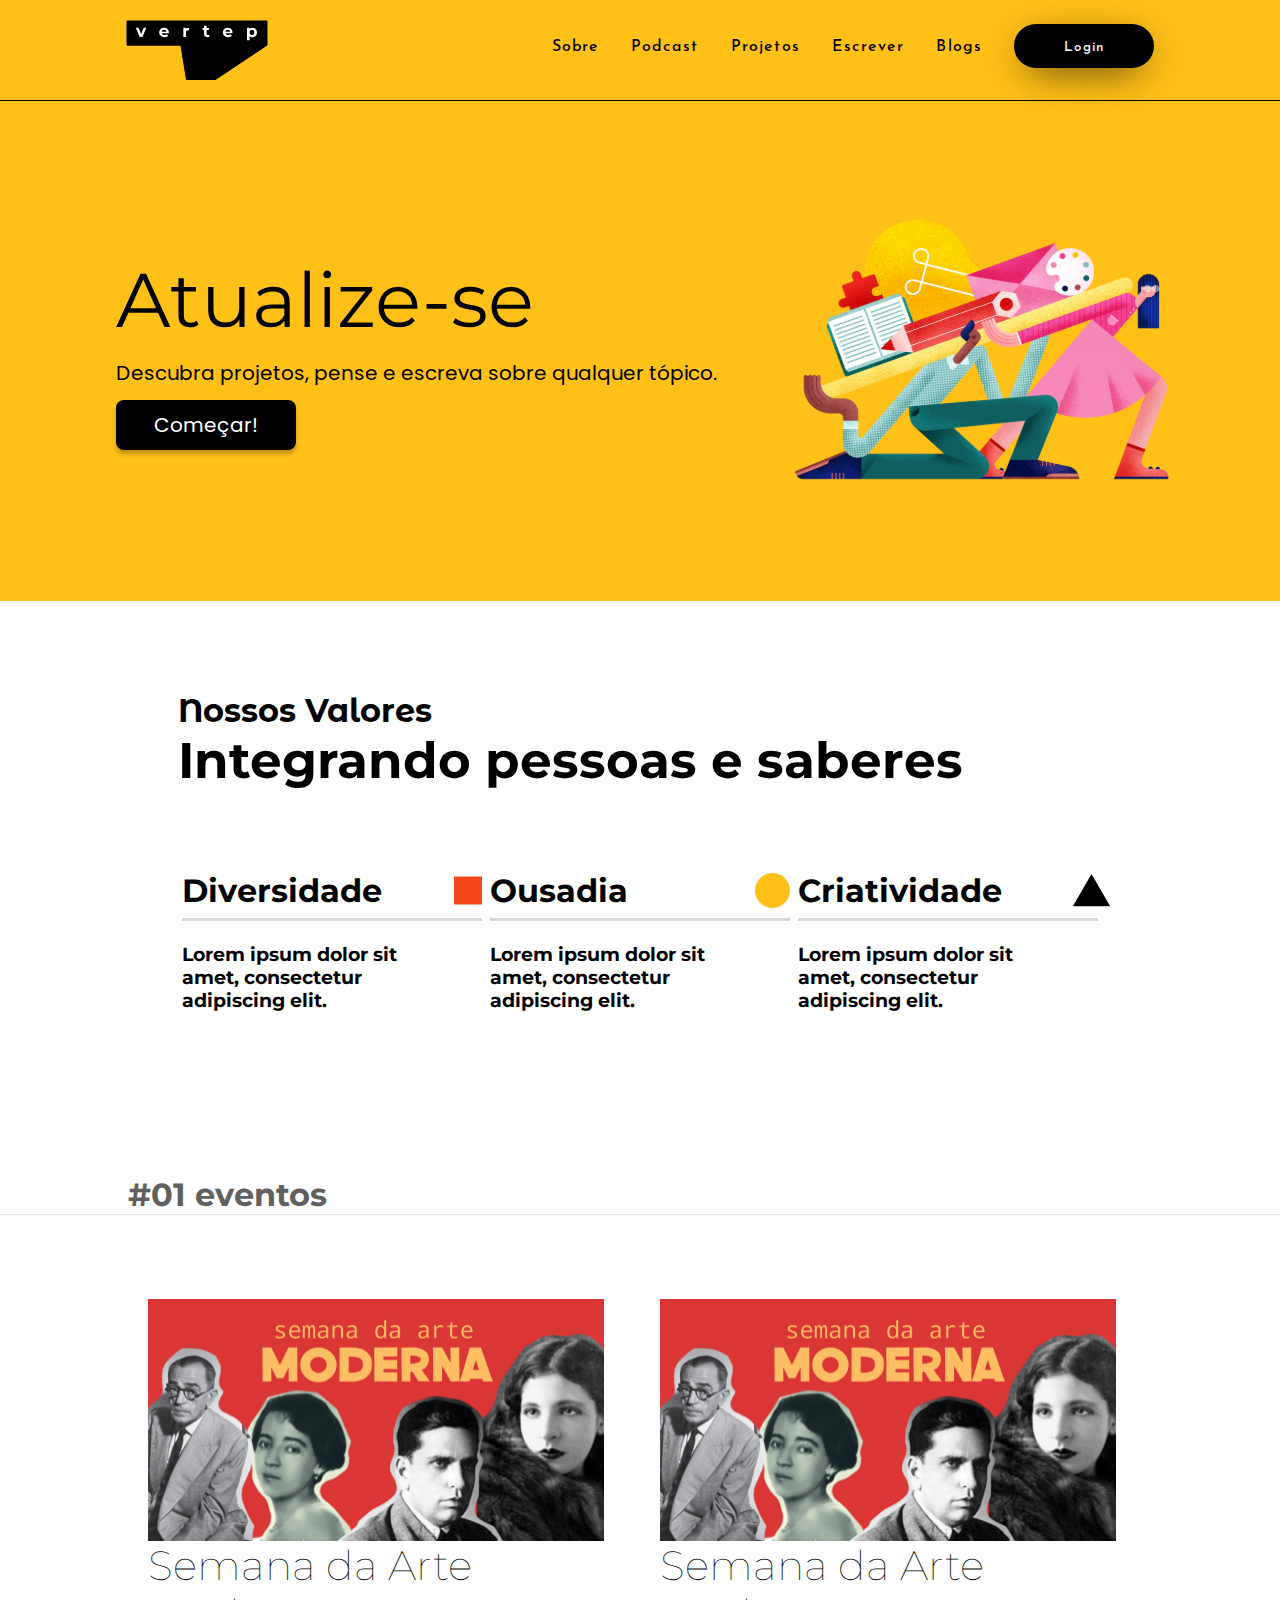
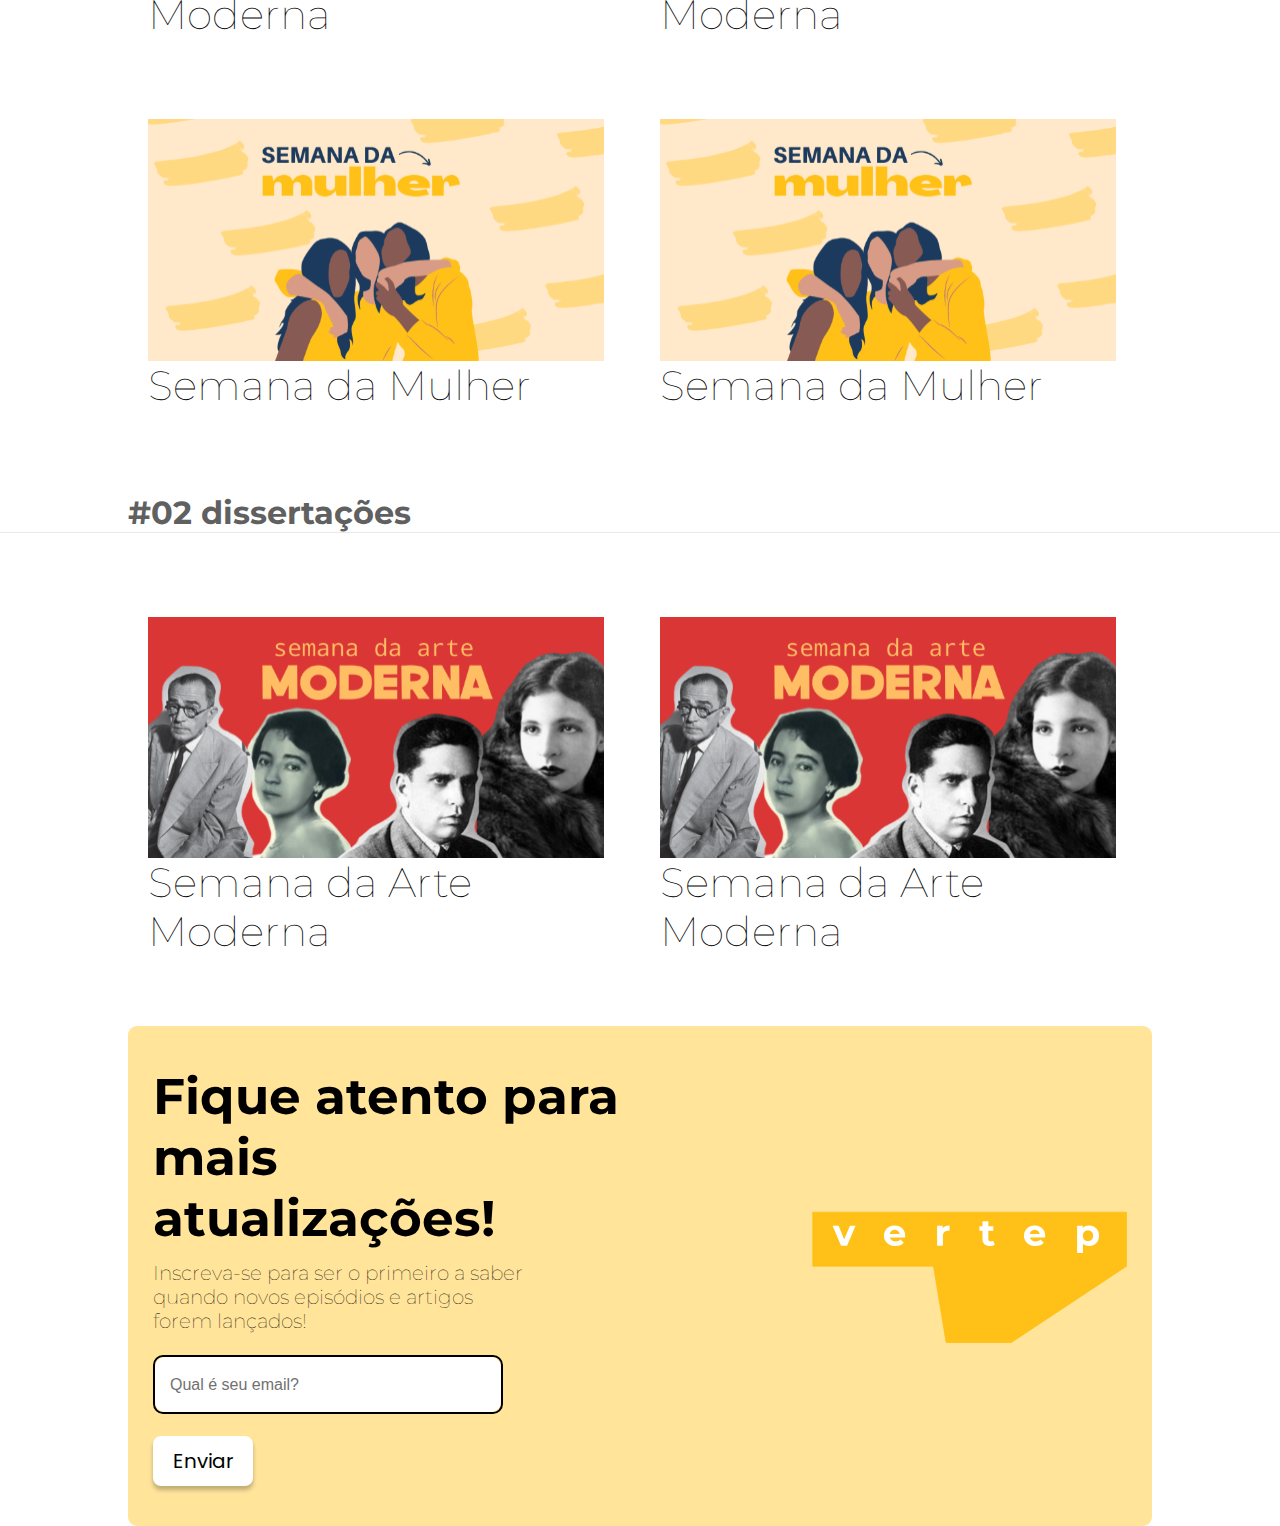
<file: index.html>
<!DOCTYPE html>
<html lang="en">
<head>
    <meta charset="UTF-8">
    <meta http-equiv="X-UA-Compatible" content="IE=edge">
    <meta name="viewport" content="width=device-width, initial-scale=1.0">
    <link rel="stylesheet" href="css/style.css">
    <link rel="shortcut icon" href="img/img_favicon_logo.svg" type="image/x-icon">
    <title>Vertep - Home</title>
</head>
<body>
    
    <header class="cabecalho">

        <nav class="cabecalho-menu">
            <a class="logo" href="index.html"><img class="cabecalho-img" src="img/img_logo.svg" alt="Vertep  "></a>

            <div class="mobile-menu">
              <div class="line1"></div>
              <div class="line2"></div>
              <div class="line3"></div>
            </div>

            <ul class="nav-list">
              <li><a class="cabecalho-menu-item" href="sobre.html">Sobre</a></li>
              <li><a class="cabecalho-menu-item" href="podcast.html">Podcast</a></li>
              <li><a class="cabecalho-menu-item" href="projetos.html">Projetos</a></li>
              <li><a class="cabecalho-menu-item" href="#Escrever">Escrever</a></li>
              <li><a class="cabecalho-menu-item" href="blogs.html">Blogs</a></li>
              <li><a class="cabecalho-menu-item" href="Login.html"><button class="cabecalho-menu-btn">Login</button></a></li>
            </ul>

          </nav>


    </header>

    <main class="conteudo">
        <section class="conteudo-principal">
            <div class="conteudo-principal-escrito-900">
                <img class="conteudo-principal-imagem-900" src="img/img_home.svg" alt="img_home">
            </div>
            <div class="conteudo-principal-escrito">
                <h1 class="conteudo-principal-escrito-titulo">Atualize-se
                <h2 class="conteudo-principal-escrito-subtitulo">Descubra projetos, pense e escreva sobre qualquer tópico. </h2>
                <button class="conteudo-principal-escrito-botao">Começar!</button>
            </div>
            <img class="conteudo-principal-imagem" src="img/img_home.svg" alt="img_home">
            
        </section>
    </main>

    <main class="conteudo-valores">
        <di class="conteudo-valores-principal">
            <h1 class="conteudo-valores-principal-titulo">Nossos Valores</h1>
            <h2 class="conteudo-valores-principal-subtitulo">Integrando pessoas e saberes</h2>
        </di>

        <div class="conteudo-valores-quadrado">
            <div >
                <div class="conteudo-valores-quadrado-p">
                    <h1 class="conteudo-valores-quadrado-p-titulo">Diversidade</h1>
                    <img class="conteudo-valores-quadrado-p-img" src="img/img_quadrado-vermelho.svg" alt="">
                </div>
                <div>
                    <div class="linha-valores"></div>
                </div>
                <div class="conteudo-valores-quadrado-s">
                    <h1 class="conteudo-valores-quadrado-s-secundario">Lorem ipsum dolor sit <p></p> amet, consectetur <p></p> adipiscing elit.</h1>
                </div>
            </div>





            <div>
                <div class="conteudo-valores-quadrado-p">
                    <h1 class="conteudo-valores-quadrado-p-titulo">Ousadia</h1>
                    <img class="conteudo-valores-quadrado-p-img" src="img/img_circulo-amarelo.svg" alt="">
                </div>
                <div>
                    <div class="linha-valores"></div>
                </div>
                <div class="conteudo-valores-quadrado-s">
                    <h1 class="conteudo-valores-quadrado-s-secundario">Lorem ipsum dolor sit <p></p> amet, consectetur <p></p> adipiscing elit.</h1>
                </div>
            </div>
            <div>
                <div class="conteudo-valores-quadrado-p">
                    <h1 class="conteudo-valores-quadrado-p-titulo">Criatividade</h1>
                    <img class="conteudo-valores-quadrado-p-img" src="img/img_triangulo-preto.svg" alt="">
                </div>
                <div>
                    <div class="linha-valores"></div>
                </div>
                <div class="conteudo-valores-quadrado-s">
                    <h1 class="conteudo-valores-quadrado-s-secundario">Lorem ipsum dolor sit <p></p> amet, consectetur <p></p> adipiscing elit.</h1>
                </div>
            </div>
        </div>
    </main>

    <main>
        <div class="conteudo-eventos">
            <h1 class="conteudo-evento-01">#01 eventos</h1>
        </div>
        <div class="linha"></div>
    </main>
    <main class="conteudo-flex">
        <section class="conteudo-flex-sm">
            <div class="conteudo-img-flex">
                <img class="conteudo-img-flex-sm" src="img/img_sdm.svg" alt="img_home">
                <h1 class="conteudo-texto-flex">Semana da Arte Moderna</h1>
            </div>
            <div class="conteudo-img-flex">
                <img class="conteudo-img-flex-sm" src="img/img_sdm.svg" alt="img_home">
                <h1 class="conteudo-texto-flex">Semana da Arte Moderna</h1>
            </div>
        </section>
        <section class="conteudo-flex-sm">
            <div class="conteudo-img-flex">
                <img class="conteudo-img-flex-sm" src="img/img_sm.svg" alt="img_home">
                <h1 class="conteudo-texto-flex">Semana da Mulher</h1>
            </div>
            <div class="conteudo-img-flex">
                <img class="conteudo-img-flex-sm" src="img/img_sm.svg" alt="img_home">
                <h1 class="conteudo-texto-flex">Semana da Mulher</h1>
            </div>
        </section>
    </main>
    <main>
        <div class="conteudo-eventos">
            <h1 class="conteudo-evento-01">#02 dissertações</h1>
        </div>
        <div class="linha"></div>
    </main>
    <main class="conteudo-flex">
        <section class="conteudo-flex-sm">
            <div class="conteudo-img-flex">
                <img class="conteudo-img-flex-sm" src="img/img_sdm.svg" alt="img_home">
                <h1 class="conteudo-texto-flex">Semana da Arte Moderna</h1>
            </div>
            <div class="conteudo-img-flex">
                <img class="conteudo-img-flex-sm" src="img/img_sdm.svg" alt="img_home">
                <h1 class="conteudo-texto-flex">Semana da Arte Moderna</h1>
            </div>
        </section>
    </main>

    <main>
        <section class="conteudo-footer">
            <div class="conteudo-footer-escrito-900">
                <img class="conteudo-footer-imagem-900" src="img/img_logo-footer.svg" alt="img_logo-footer	">
            </div>
            <div class="conteudo-footer-escrito">
                <h1 class="conteudo-footer-escrito-titulo">Fique atento para mais <p></p> atualizações!</h1>
                <h2 class="conteudo-footer-escrito-subtitulo">Inscreva-se para ser o primeiro a saber <p></p> quando novos episódios e artigos <p></p> forem lançados! </h2>
                <div class="conteudo-footer-textfield">
                    <input type="text" name="usuario" placeholder="Qual é seu email?">
                </div>
                <button class="conteudo-footer-escrito-botao">Enviar</button>
            </div>
            <img class="conteudo-footer-imagem" src="img/img_logo-footer.svg" alt="img_logo-footer">
            
        </section>
    </main>

    <script src="js/nav-bar(cabecalao).js"></script>
</body>
</html>
</file>
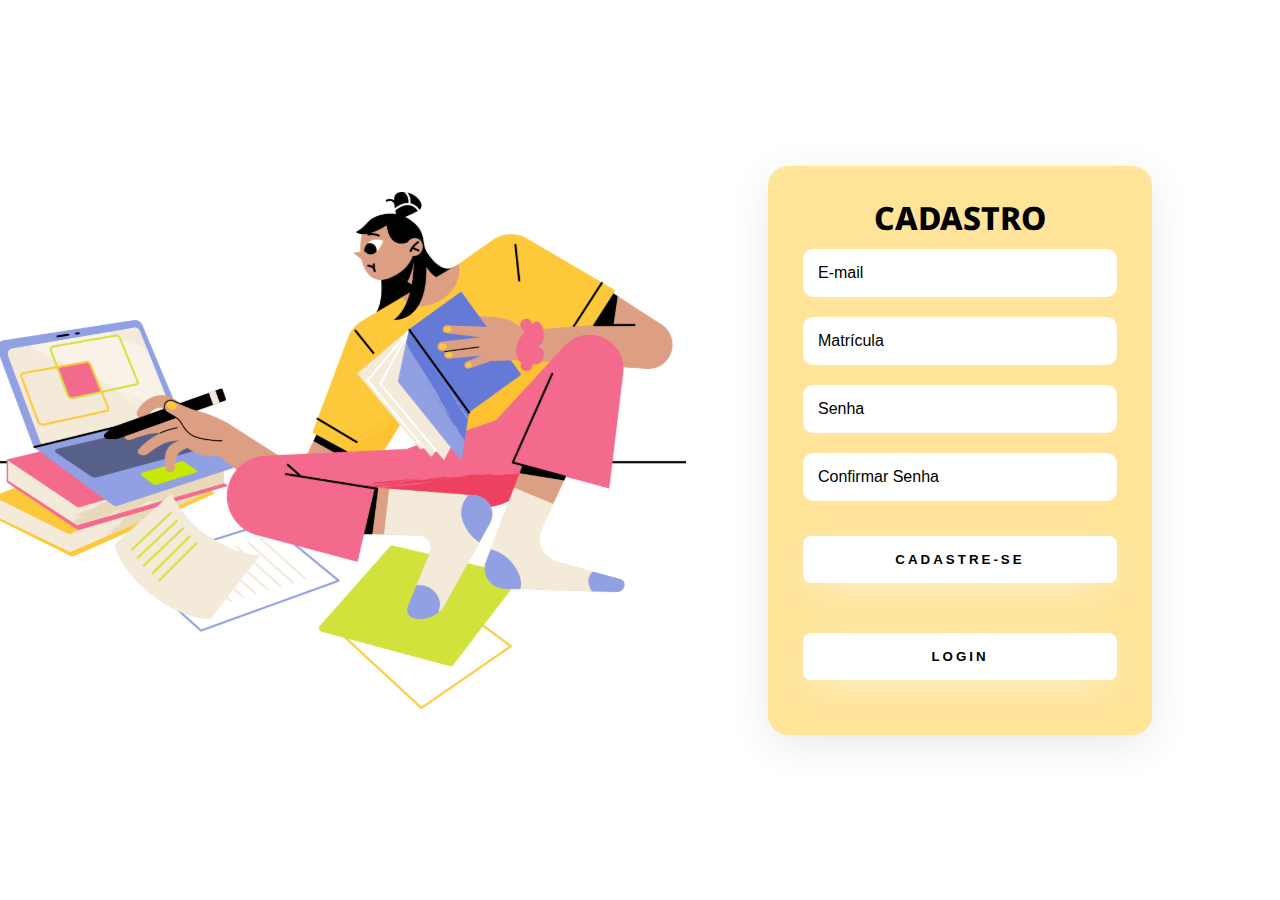
<file: Cadastro.html>
<!DOCTYPE html>
<html lang="en">
<head>
    <meta charset="UTF-8">
    <meta http-equiv="X-UA-Compatible" content="IE=edge">
    <meta name="viewport" content="width=device-width, initial-scale=1.0">
    <link rel="stylesheet" href="css/Login_cadastro.css">
    <script src="js/nav-bar(cabecalao).js"></script>
    <title>Vertep - Cadastro</title>
</head>
<body>
    <div class="main-login">
        <div class="left-login">
            <img src="img/img_login-cadastro.svg" alt="Motorista">
        </div>
        <div class="right-login">
            <div class="card-login">
                <h1>CADASTRO</h1>
                <div class="textfield">
                    <input type="text" name="usuario" placeholder="E-mail">
                </div>
                <div class="textfield">
                    <input type="password" name="senha" placeholder="Matrícula">
                </div>
                <div class="textfield">
                    <input type="password" name="senha" placeholder="Senha">
                </div>
                <div class="textfield">
                    <input type="password" name="senha" placeholder="Confirmar Senha">
                </div>
                <button class="btn-login"><a href="index.html">Cadastre-se</a></button>
                <button class="btn-cadastro"><a href="Login.html">Login</a></button>
            </div>
        </div>
    </div>
</body>
</html>
</file>
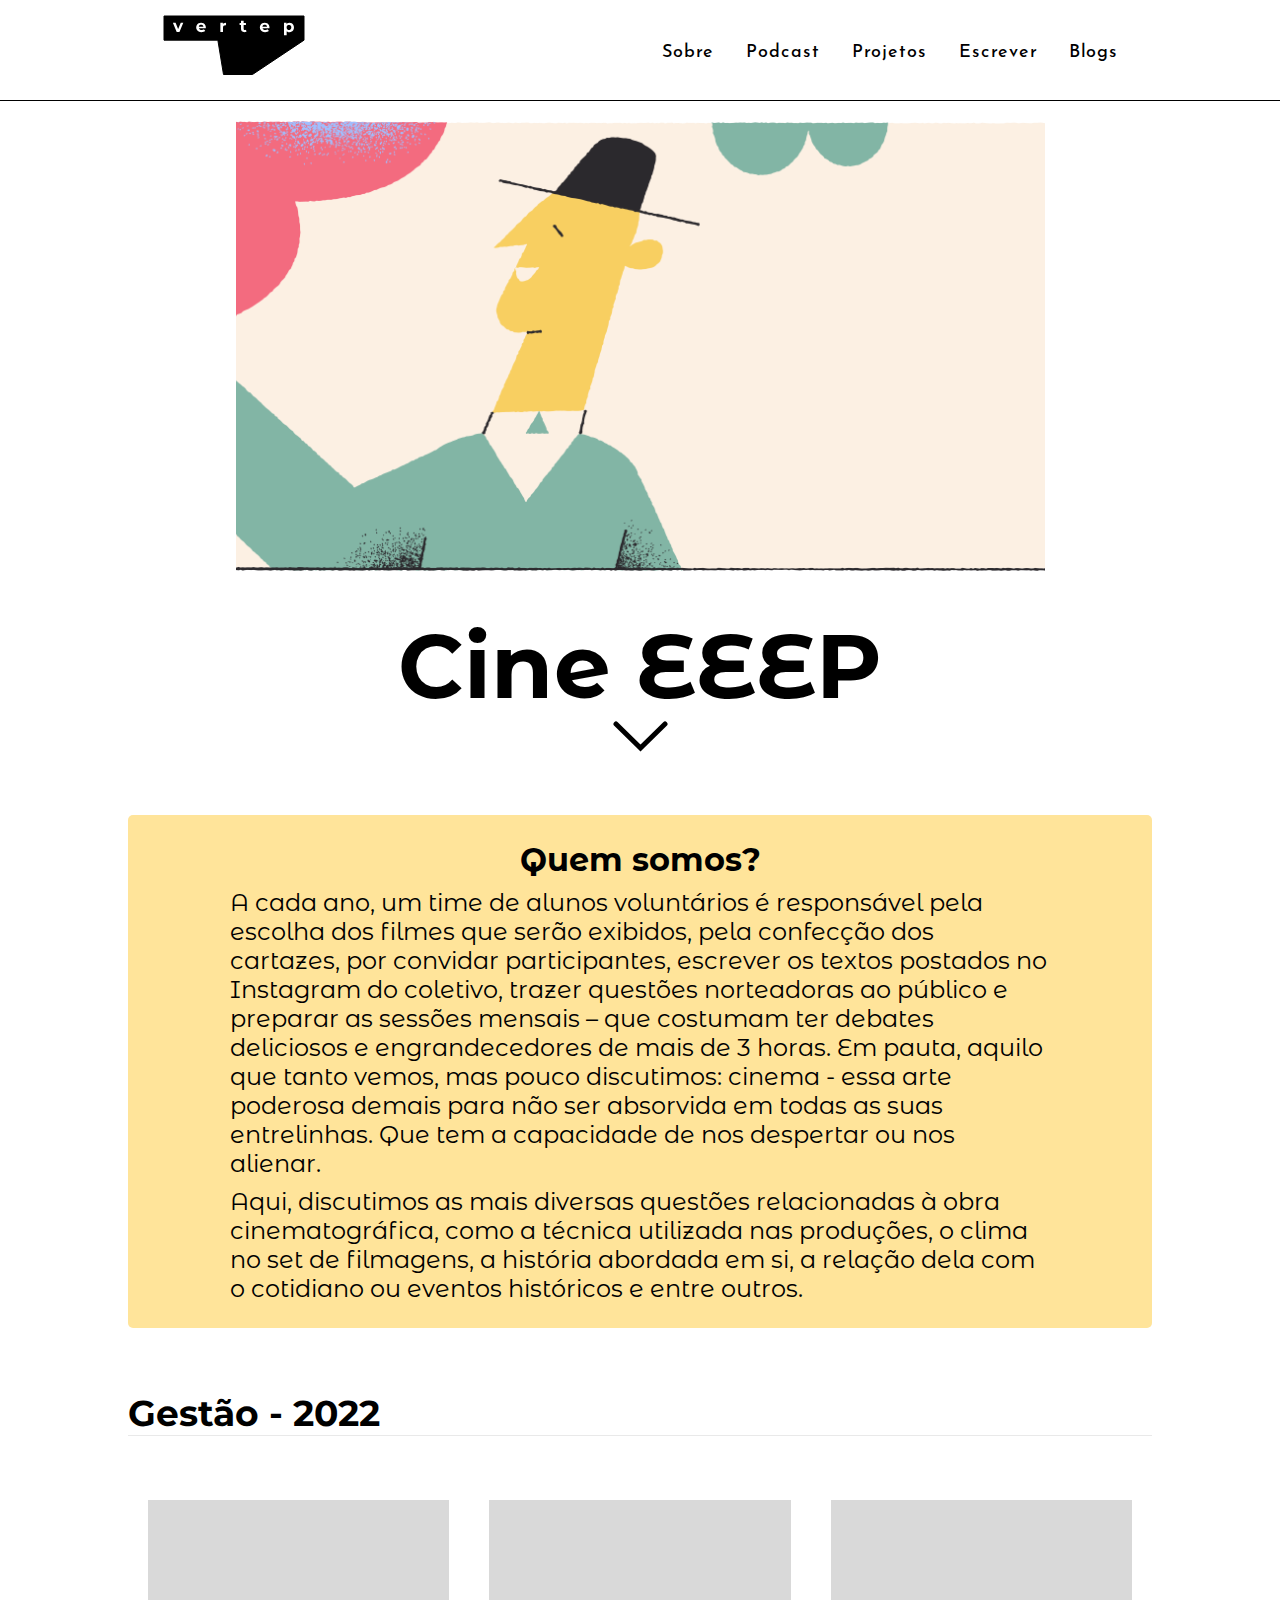
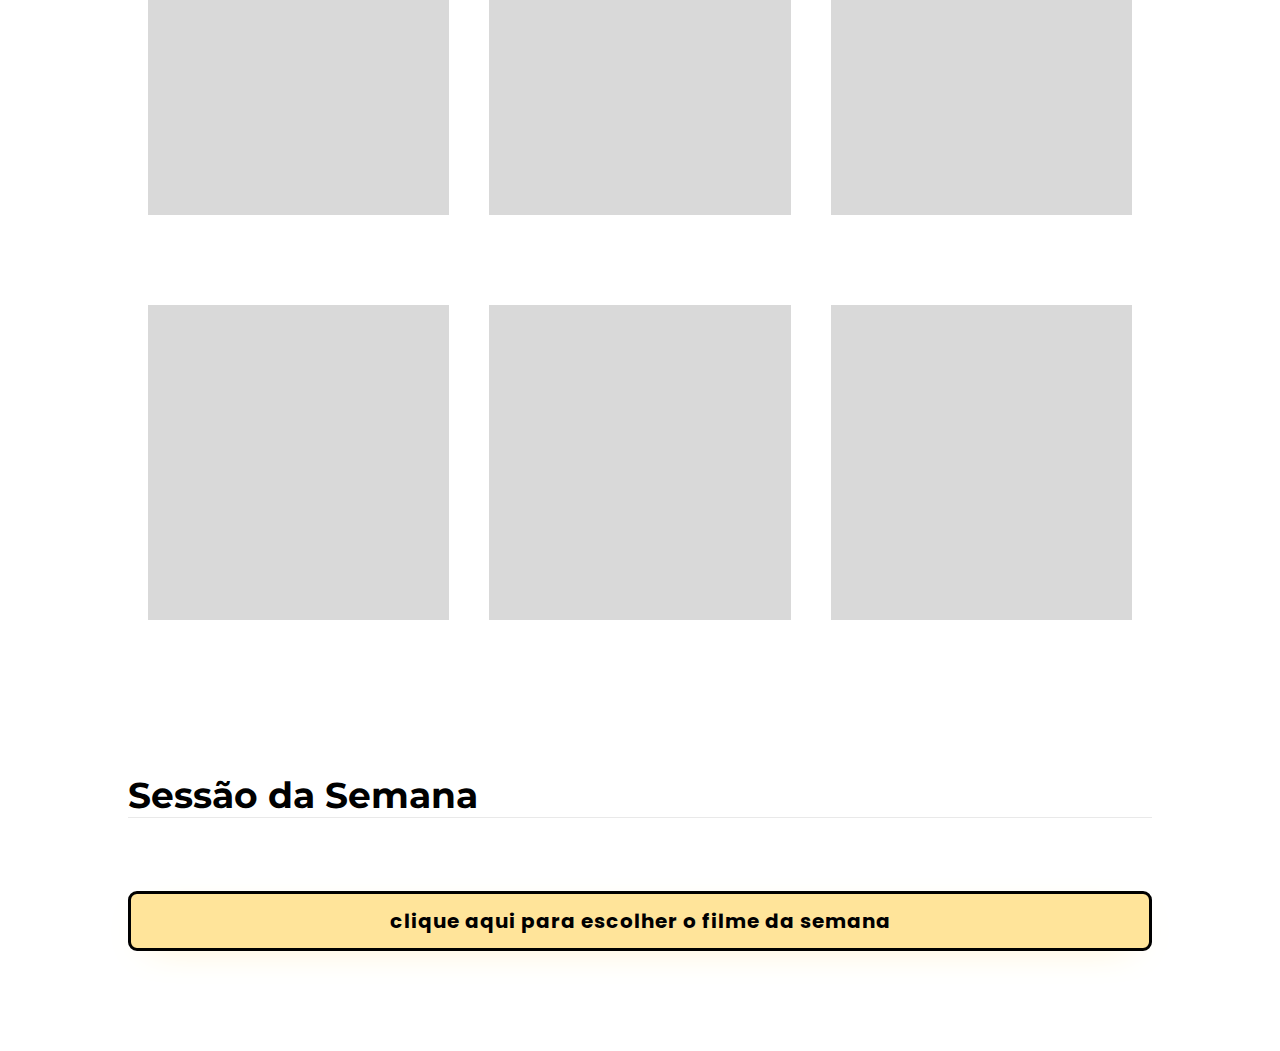
<file: cineep.html>
<!DOCTYPE html>
<html lang="en">
<head>
    <meta charset="UTF-8">
    <meta http-equiv="X-UA-Compatible" content="IE=edge">
    <meta name="viewport" content="width=device-width, initial-scale=1.0">
    <link rel="stylesheet" href="css/nav-bar(cabecalao).css">
    <link rel="stylesheet" href="css/cineep.css">
    <title>Vertep - Cinema</title>
</head>
<body>
    <!--Incio do cabecalho (navbar)-->
    <header class="cabecalho">

        <nav class="cabecalho-menu">
            <a class="logo" href="index.html"><img class="cabecalho-img" src="img/img_logo.svg" alt="Vertep  "></a>

            <div class="mobile-menu">
              <div class="line1"></div>
              <div class="line2"></div>
              <div class="line3"></div>
            </div>

            <ul class="nav-list">
              <li><a class="cabecalho-menu-item" href="sobre.html">Sobre</a></li>
              <li><a class="cabecalho-menu-item" href="podcast.html">Podcast</a></li>
              <li><a class="cabecalho-menu-item" href="projetos.html">Projetos</a></li>
              <li><a class="cabecalho-menu-item" href="#Escrever">Escrever</a></li>
              <li><a class="cabecalho-menu-item" href="#">Blogs</a></li>
        
            </ul>
          </nav>
    </header>
    <main class="conteudo">
        <section class="conteudo-principal">
        </section>  
    </main>
    <main>
        <h1 class="conteudo-cineep">Cine EEEP</h1>
    </main>
    <main class="conteudo-flex">
        <img class="conteudo-img-flex" src="img/img_seta.svg" alt="img_home">
    </main>
    <main>
        <div class="conteudo-qs">
            <h1 class="conteudo-qs-t">Quem somos?</h1>
            <h2 class="conteudo-qs-s">A cada ano, um time de alunos voluntários é responsável pela escolha dos filmes que serão exibidos, pela confecção dos cartazes, por convidar participantes, escrever os textos postados no Instagram do coletivo, trazer questões norteadoras ao público e preparar as sessões mensais – que costumam ter debates deliciosos e engrandecedores de mais de 3 horas. Em pauta,  aquilo que tanto vemos, mas pouco discutimos: cinema - essa arte poderosa demais para não ser absorvida em todas as suas entrelinhas. Que tem a capacidade de nos despertar ou nos alienar.           </h2>
            <p></p>
            <h2 class="conteudo-qs-s">Aqui, discutimos as mais diversas questões relacionadas à obra cinematográfica, como a técnica utilizada nas produções, o clima no set de filmagens, a história abordada em si, a relação dela com o cotidiano ou eventos históricos e entre outros.
            </h2>
        </div>
    </main>
    <main>
        <div class="conteudo-g">
            <h1 class="conteudo-gt">Gestão - 2022</h1>
            <div class="linha"></div>
        </div>
    </main>
    <main class="conteudo-flex-gestao">
        <div class="conteudo-flex-img"></div>
        <div class="conteudo-flex-img"></div>
        <div class="conteudo-flex-img"></div>
    </main>
    <main class="conteudo-flex-gestao">
        <div class="conteudo-flex-img"></div>
        <div class="conteudo-flex-img"></div>
        <div class="conteudo-flex-img"></div>
    </main>
    <main>
        <div class="conteudo-g">
            <h1 class="conteudo-gt">Sessão da Semana</h1>
            <div class="linha"></div>
        </div>
    </main>
    <main>
        <div>
            <a class="conteudo-projetos-btn-a" href="#"><button class="conteudo-projetos-btn">clique aqui para escolher o filme da semana</button></a>
        </div>
    </main>


    </div>
    <script src="js/nav-bar(cabecalao).js"></script>
</body>
</html>
</file>
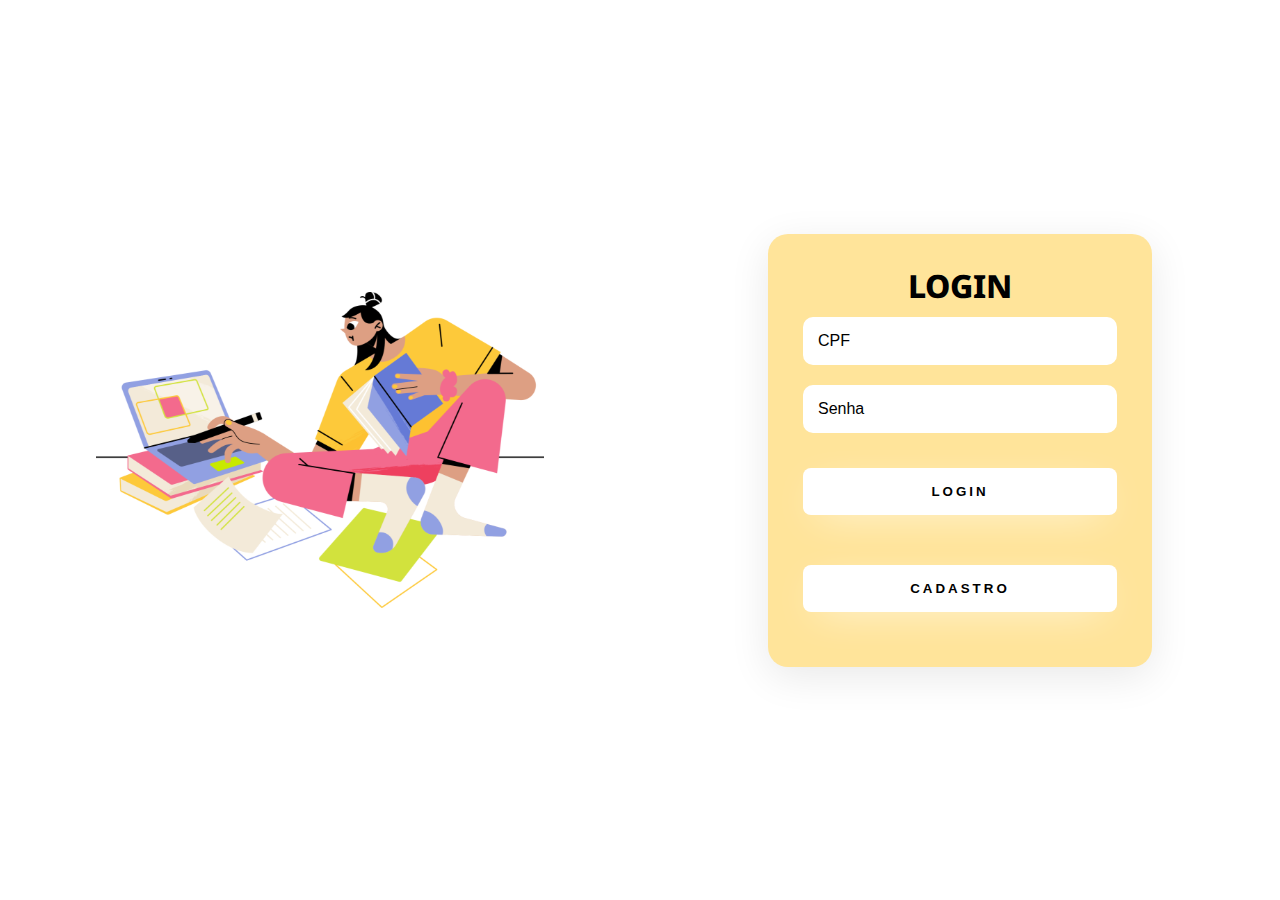
<file: Login.html>
<!DOCTYPE html>
<html lang="en">
<head>
    <meta charset="UTF-8">
    <meta http-equiv="X-UA-Compatible" content="IE=edge">
    <meta name="viewport" content="width=device-width, initial-scale=1.0">
    <link rel="stylesheet" href="css/Login_cadastro.css">
    <title>Vertep - Login</title>
</head>
<body>
    <div class="main-login">
        <div class="left-login">
            <img src="img/img_login-cadastro.svg" class="left-login-image" alt="Motorista">
        </div>
        <div class="right-login">
            <div class="card-login">
                <h1>LOGIN</h1>
                <div class="textfield">
                    <input type="text" name="usuario" placeholder="CPF">
                </div>
                <div class="textfield">
      
                    <input type="password" name="senha" placeholder="Senha">
                </div>
                <button class="btn-login"><a href="index.html">Login</a></button>
                <button class="btn-cadastro"><a href="Cadastro.html">Cadastro</a></button>
            </div>
        </div>
    </div>
</body>
</html>
</file>
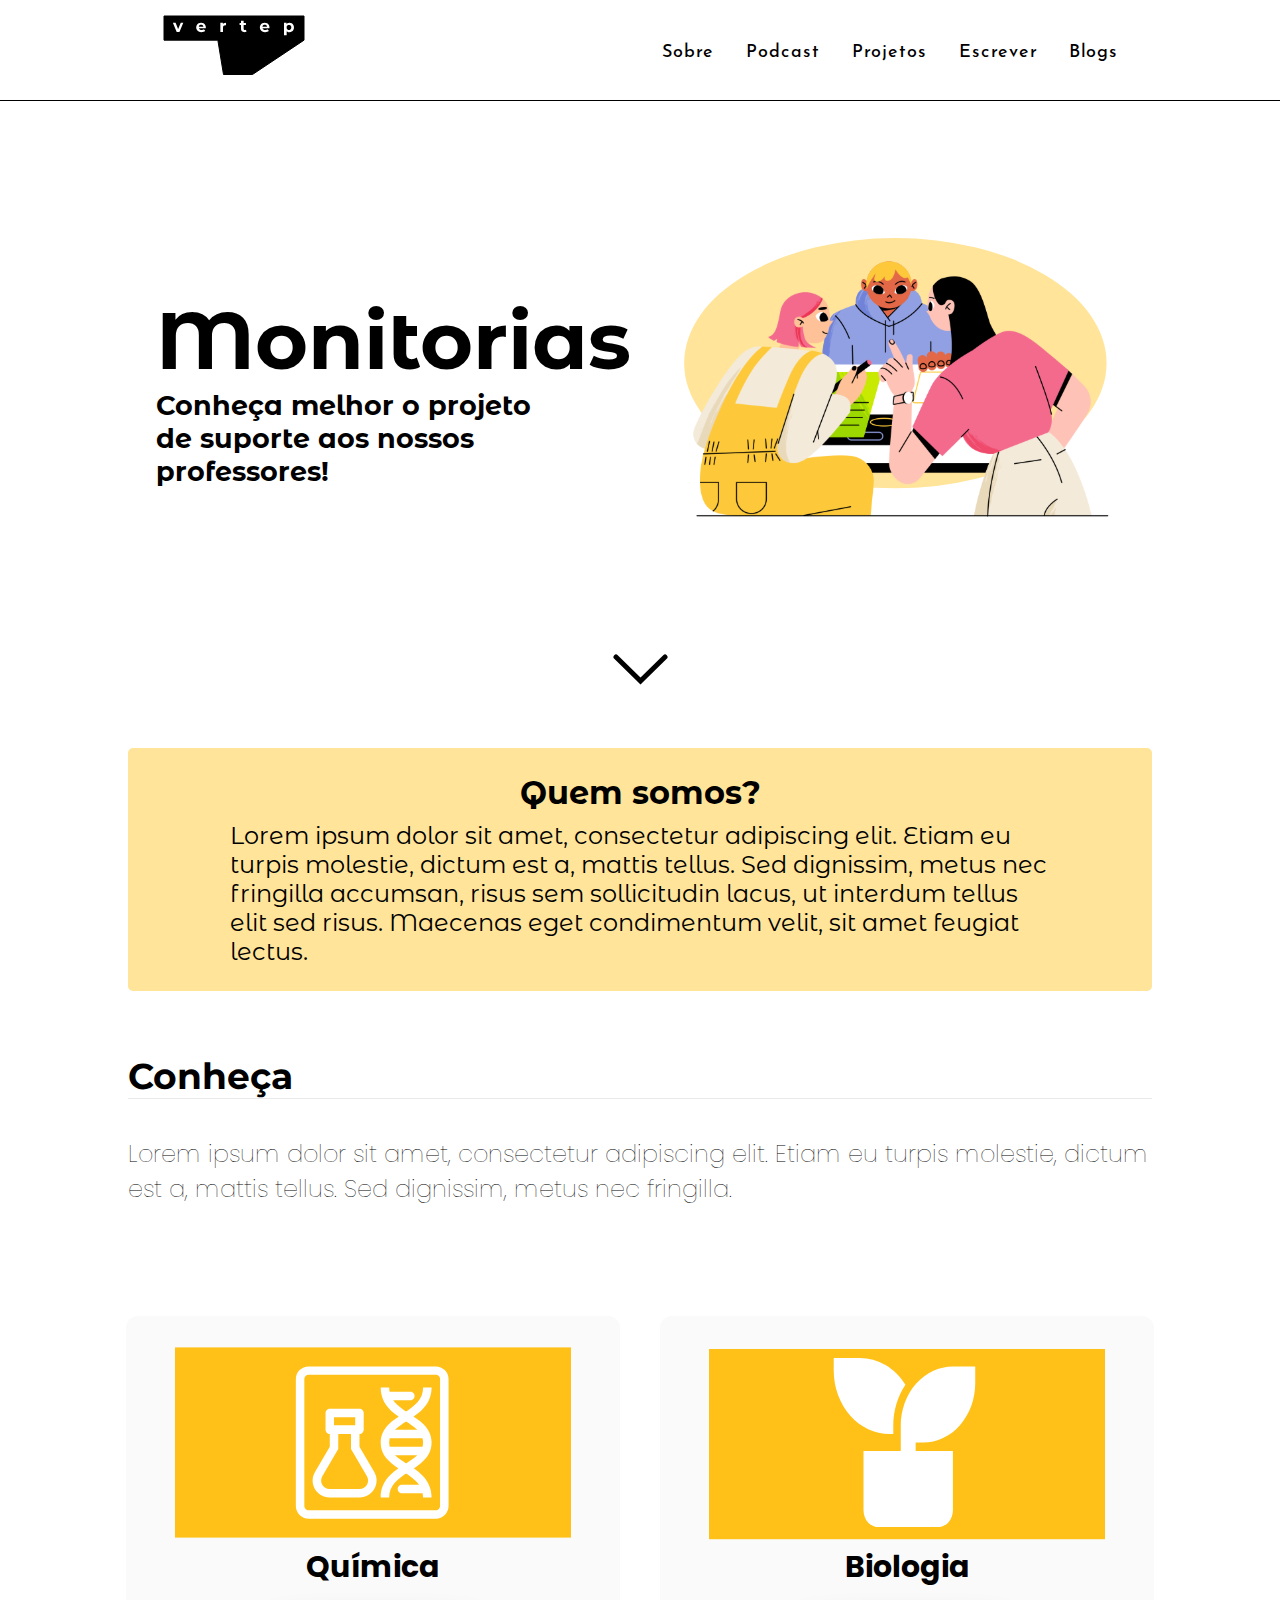
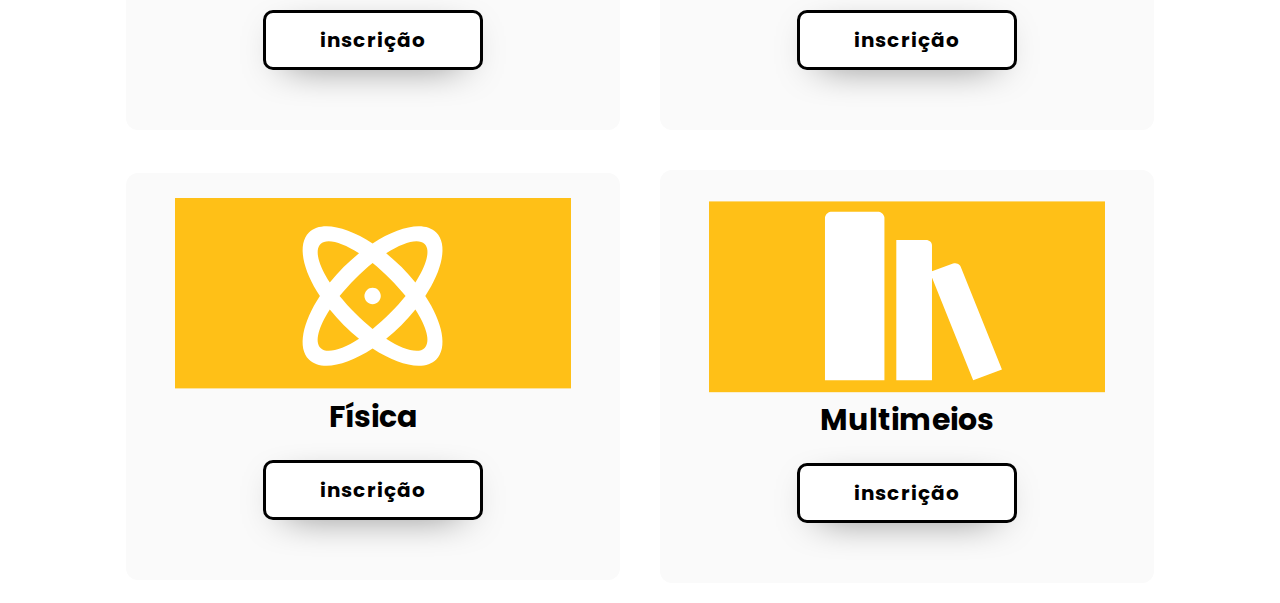
<file: monitoriasep.html>
<!DOCTYPE html>
<html lang="en">
<head>
    <meta charset="UTF-8">
    <meta http-equiv="X-UA-Compatible" content="IE=edge">
    <meta name="viewport" content="width=device-width, initial-scale=1.0">
    <link rel="stylesheet" href="css/nav-bar(cabecalao).css">
    <link rel="stylesheet" href="css/monitoriasep.css">
    <title>Vertep - Monitorias</title>
</head>
<body>
    <!--Incio do cabecalho (navbar)-->
    <header class="cabecalho">

        <nav class="cabecalho-menu">
            <a class="logo" href="index.html"><img class="cabecalho-img" src="img/img_logo.svg" alt="Vertep  "></a>

            <div class="mobile-menu">
              <div class="line1"></div>
              <div class="line2"></div>
              <div class="line3"></div>
            </div>

            <ul class="nav-list">
              <li><a class="cabecalho-menu-item" href="sobre.html">Sobre</a></li>
              <li><a class="cabecalho-menu-item" href="podcast.html">Podcast</a></li>
              <li><a class="cabecalho-menu-item" href="projetos.html">Projetos</a></li>
              <li><a class="cabecalho-menu-item" href="#Escrever">Escrever</a></li>
              <li><a class="cabecalho-menu-item" href="#">Blogs</a></li>
        
            </ul>
          </nav>
    </header>
    <main class="conteudo">
        <section class="conteudo-principal">
            <div class="conteudo-principal-escrito-900">
                <img class="conteudo-principal-imagem-900" src="img/img_monitoriasep.svg" alt="img_home">
            </div>
            <div class="conteudo-principal-escrito">
                <h1 class="conteudo-principal-escrito-titulo">Monitorias</h1>
                <h2 class="conteudo-principal-escrito-subtitulo">Conheça melhor o projeto <p></p> de suporte aos nossos <p></p> professores! </h2>
            </div>
                <img class="conteudo-principal-imagem" src="img/img_monitoriasep.svg" alt="img_home">

        </section>
    </main>
    <main class="conteudo-flex">
        <img class="conteudo-img-flex" src="img/img_seta.svg" alt="img_home">
    </main>
    <main>
        <div class="conteudo-qs">
            <h1 class="conteudo-qs-t">Quem somos?</h1>
            <h2 class="conteudo-qs-s">Lorem ipsum dolor sit amet, consectetur adipiscing elit. Etiam eu turpis molestie, dictum est a, mattis tellus. Sed dignissim, metus nec fringilla accumsan, risus sem sollicitudin lacus, ut interdum tellus elit sed risus. Maecenas eget condimentum velit, sit amet feugiat lectus. </h2>            </h2>
        </div>
    </main>
    <main>
        <div class="conteudo-g">
            <h1 class="conteudo-pt">Conheça</h1>
            <div class="linha"></div>
            <h2 class="conteudo-ps">Lorem ipsum dolor sit amet, consectetur adipiscing elit. Etiam eu turpis molestie, dictum est a, mattis tellus. Sed dignissim, metus nec fringilla.</h2>
        </div>
    </main>
    <main>
        <section class="conteudo-flex-montorias">
            <div class="conteudo-flex-monitorias-display">
                <img class="conteudo-monitorias-img" src="img/img_quimica-monitorias.svg" alt="img_quimica-monitorias">
                <h1 class="conteudo-monitorias-texto-t">Química</h1>
                <button class="conteudo-monitorias-btn">inscrição</button>
            </div>
            <div class="conteudo-flex-monitorias-display">
                <img class="conteudo-monitorias-img" src="img/img_biologia-monitorias.svg" alt="img_quimica-monitorias">
                <h1 class="conteudo-monitorias-texto-t">Biologia</h1>
                <button class="conteudo-monitorias-btn">inscrição</button>
            </div>
        </section>
        <section class="conteudo-flex-montorias">
            <div class="conteudo-flex-monitorias-display">
                <img class="conteudo-monitorias-img" src="img/img_fisica-monitorias.svg" alt="img_quimica-monitorias">
                <h1 class="conteudo-monitorias-texto-t">Física</h1>
                <button class="conteudo-monitorias-btn">inscrição</button>
            </div>
            <div class="conteudo-flex-monitorias-display">
                <img class="conteudo-monitorias-img" src="img/img_multimeios-monitorias.svg" alt="img_quimica-monitorias">
                <h1 class="conteudo-monitorias-texto-t">Multimeios</h1>
                <button class="conteudo-monitorias-btn">inscrição</button>
            </div>
        </section>
    </main>
    <script src="js/nav-bar(cabecalao).js"></script>
</body>
</html>
</file>
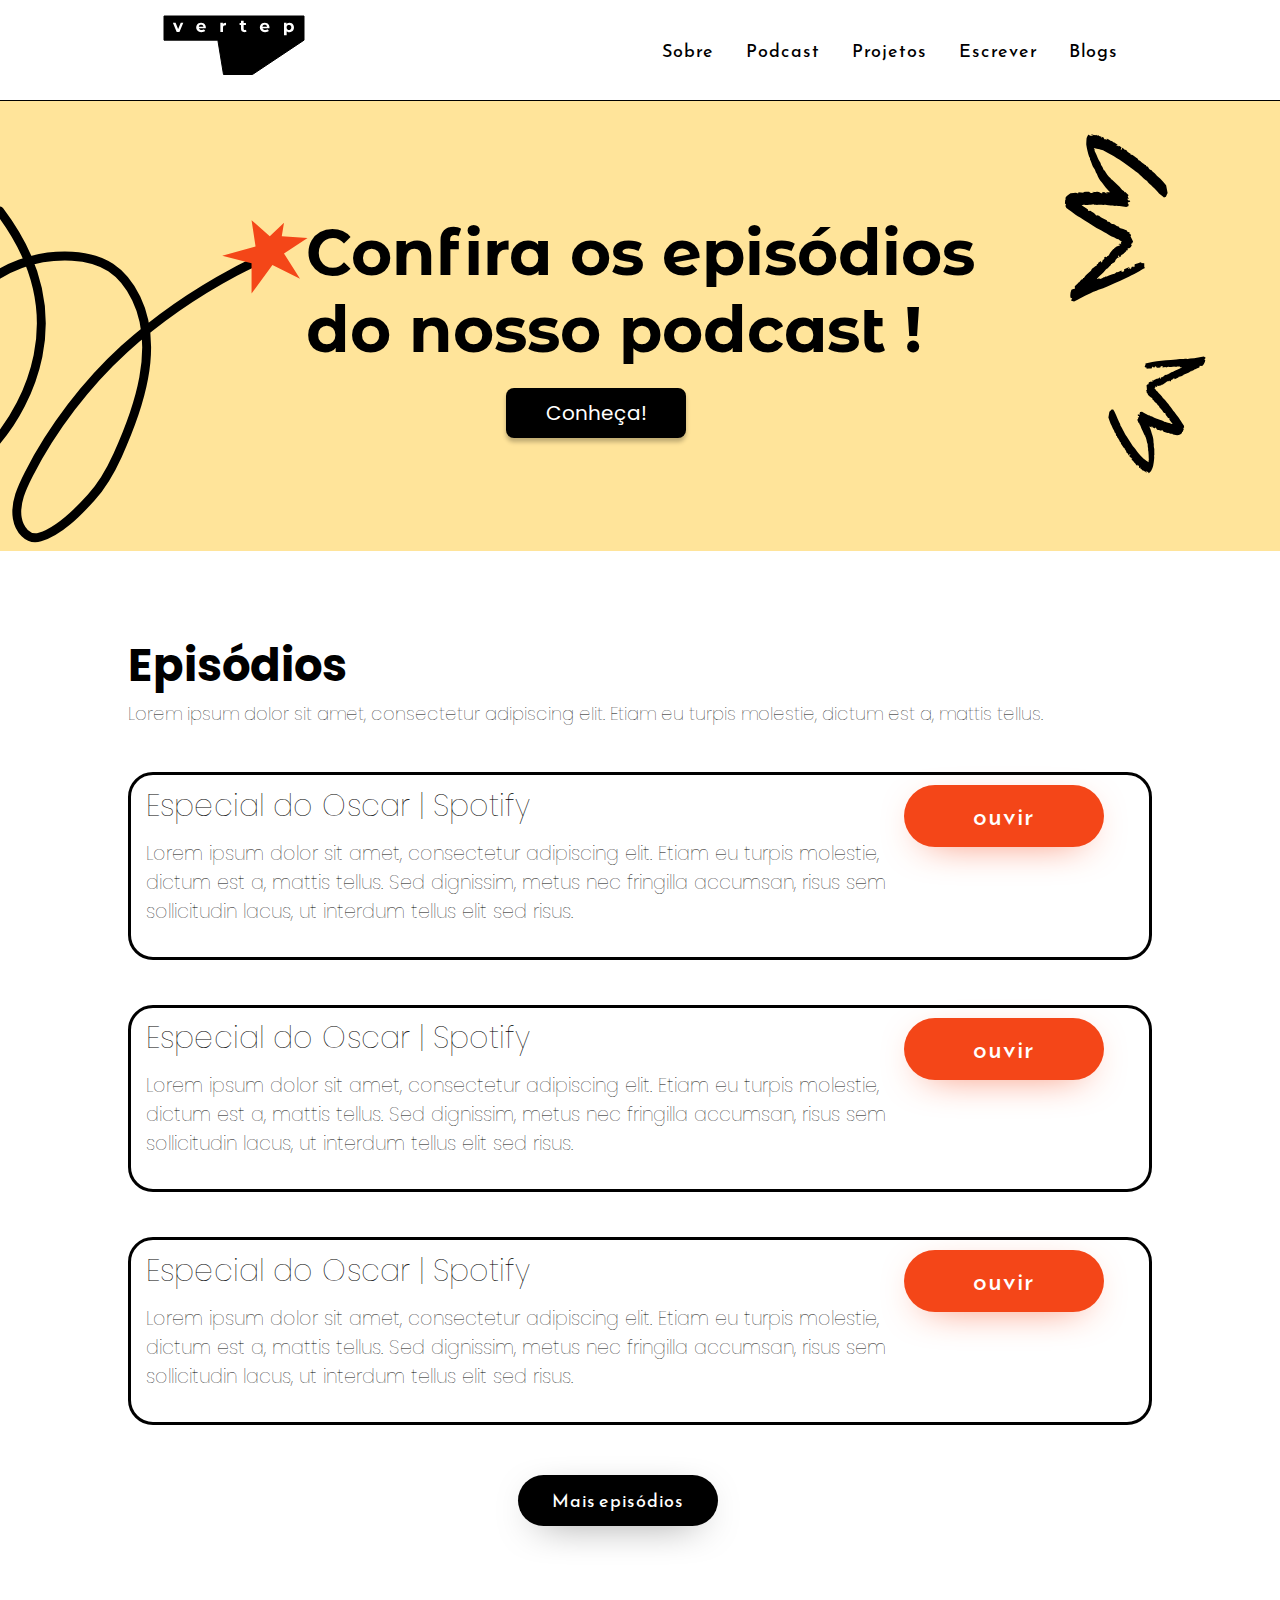
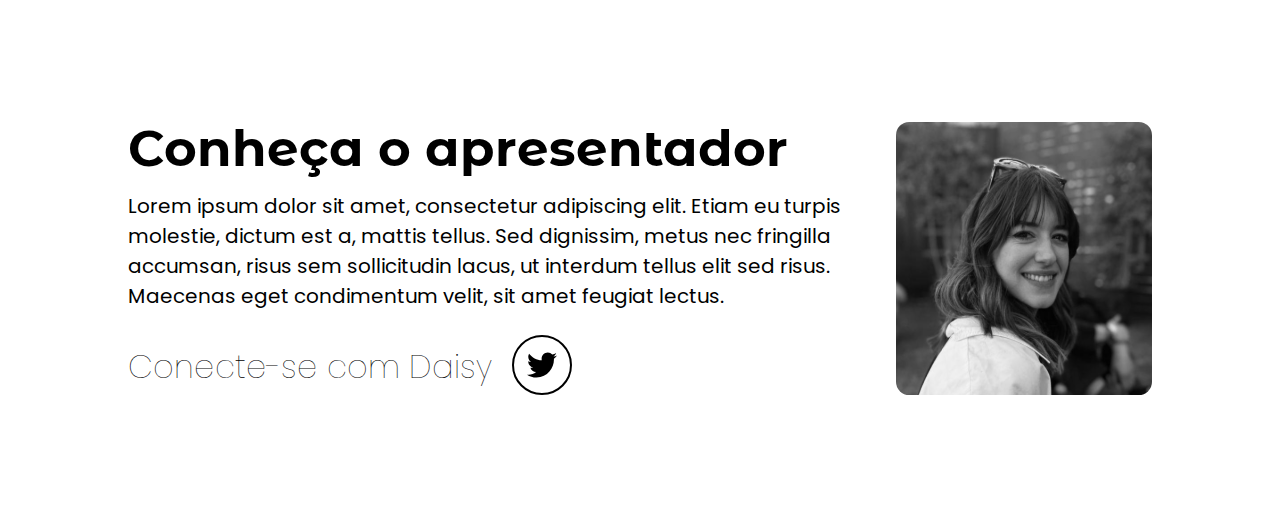
<file: podcast.html>
<!DOCTYPE html>
<html lang="en">
<head>
    <meta charset="UTF-8">
    <meta http-equiv="X-UA-Compatible" content="IE=edge">
    <meta name="viewport" content="width=device-width, initial-scale=1.0">
    <link rel="stylesheet" href="css/nav-bar(cabecalao).css">
    <link rel="stylesheet" href="css/podcast.css">
    <link rel="shortcut icon" href="img/img_favicon_logo.svg" type="image/x-icon">
    <title>Vertep - Podcast</title>
</head>
<body>
    <header class="cabecalho">

        <nav class="cabecalho-menu">
            <a class="logo" href="index.html"><img class="cabecalho-img" src="img/img_logo.svg" alt="Vertep"></a>

            <div class="mobile-menu">
              <div class="line1"></div>
              <div class="line2"></div>
              <div class="line3"></div>
            </div>

            <ul class="nav-list">
              <li><a class="cabecalho-menu-item" href="sobre.html">Sobre</a></li>
              <li><a class="cabecalho-menu-item" href="podcast.html">Podcast</a></li>
              <li><a class="cabecalho-menu-item" href="projetos.html">Projetos</a></li>
              <li><a class="cabecalho-menu-item" href="#Escrever">Escrever</a></li>
              <li><a class="cabecalho-menu-item" href="#">Blogs</a></li>
            </ul>
                
          </nav>


    </header>
    <!--Fim do cabecalho (navbar)-->

    <main class="conteudo">
        <section class="conteudo-principal">
            <div class="conteudo-principal-escrito">
                <h1 class="conteudo-principal-escrito-titulo">Confira os episódios <p class="conteudo-principal-escrito-titulo-espaço"></p> do nosso podcast !</h1>
                <button class="conteudo-principal-escrito-botao">Conheça!</button>
            </div>
        </section>  
    </main>
    <main>
    </section>
    <div class="espaco-lateral">
        <section class="conteudo-ep">
            <h1 class="conteudo-ep-p">Episódios</h1>
            <h2 class="conteudo-ep-f">Lorem ipsum dolor sit amet, consectetur adipiscing elit. Etiam eu turpis molestie, dictum est a, mattis tellus.</h2>
        </section>
        </main>
        <main>
            <section class="conteudo-borda">
                <div class="conteudo-borda-flex">
                    <h1 class="conteudo-borda-titulo">Especial do Oscar | Spotify</h1>
                    <h2 class="conteudo-borda-secudario">Lorem ipsum dolor sit amet, consectetur adipiscing elit. Etiam eu turpis molestie, dictum est a, mattis tellus. Sed dignissim, metus nec fringilla accumsan, risus sem sollicitudin lacus, ut interdum tellus elit sed risus. </h2>

                </div>
                <div>
                    <a class="conteudo-btn-a" href="https://drive.google.com/file/d/1IobLh6xmrstFh4LfERWvc4XDq2O9jULX/view?usp=sharing"><button class="conteudo-btn">ouvir</button></a>
                </div>
            </section>
            <section class="conteudo-borda">
                <div class="conteudo-borda-flex">
                    <h1 class="conteudo-borda-titulo">Especial do Oscar | Spotify</h1>
                    <h2 class="conteudo-borda-secudario">Lorem ipsum dolor sit amet, consectetur adipiscing elit. Etiam eu turpis molestie, dictum est a, mattis tellus. Sed dignissim, metus nec fringilla accumsan, risus sem sollicitudin lacus, ut interdum tellus elit sed risus. </h2>

                </div>
                <div>
                    <a class="conteudo-btn-a" href="https://www.youtube.com/watch?v=uV0AqcjbKyE"><button class="conteudo-btn">ouvir</button></a>
                </div>
            </section>
            <section class="conteudo-borda">
                <div class="conteudo-borda-flex">
                    <h1 class="conteudo-borda-titulo">Especial do Oscar | Spotify</h1>
                    <h2 class="conteudo-borda-secudario">Lorem ipsum dolor sit amet, consectetur adipiscing elit. Etiam eu turpis molestie, dictum est a, mattis tellus. Sed dignissim, metus nec fringilla accumsan, risus sem sollicitudin lacus, ut interdum tellus elit sed risus. </h2>

                </div>
                <div>
                    <a class="conteudo-btn-a" href=""><button class="conteudo-btn">ouvir</button></a>
                </div>
            </section>


            <section>
                <div class="conteudo-btn-saiba-mais">
                    <a class="conteudo-btn-mais-a" href="#"><button class="conteudo-btn-mais">Mais episódios</button></a>
                </div>
            </section>
        </main>
        <main>
            <section class="conteudo-apresentador">
                <div class="conteudo-apresentador-escrito-900">
                    <img class="conteudo-apresentador-imagem-900" src="img/img_apresentadora.svg" alt="img_apresentadora"> 
                </div>
                <div class="conteudo-apresentador-escrito">
                    <h1 class="conteudo-apresentador-escrito-titulo">Conheça o apresentador</h1>
                    <h2 class="conteudo-apresentador-escrito-subtitulo">Lorem ipsum dolor sit amet, consectetur adipiscing elit. Etiam eu turpis molestie, dictum est a, mattis tellus. Sed dignissim, metus nec fringilla accumsan, risus sem sollicitudin lacus, ut interdum tellus elit sed risus. Maecenas eget condimentum velit, sit amet feugiat lectus.</h2>
                    <p></p>
                    <div class="conteudo-apresentador-flex">
                        <h1 class="conteudo-apresentador-flex-tt">Conecte-se com Daisy</h1>
                        <a href="https://twitter.com/Grimezsz?s=20&t=-pP3IqNCyQnQyzkgEBYuVw"><img class="conteudo-apresentador-flex-tt-icon" src="img/img_icon_twitter.svg" alt=""></a>
                    </div>

                </div>
                <img class="conteudo-apresentador-imagem" src="img/img_apresentadora.svg" alt="img_apresentadora"> 
            </section>
        </main>

    </div>
   
    <script src="js/nav-bar(cabecalao).js"></script>

    <!--Linha preta abaixo da cabecalho (navbar)-->
    
</body>
</html>
</file>
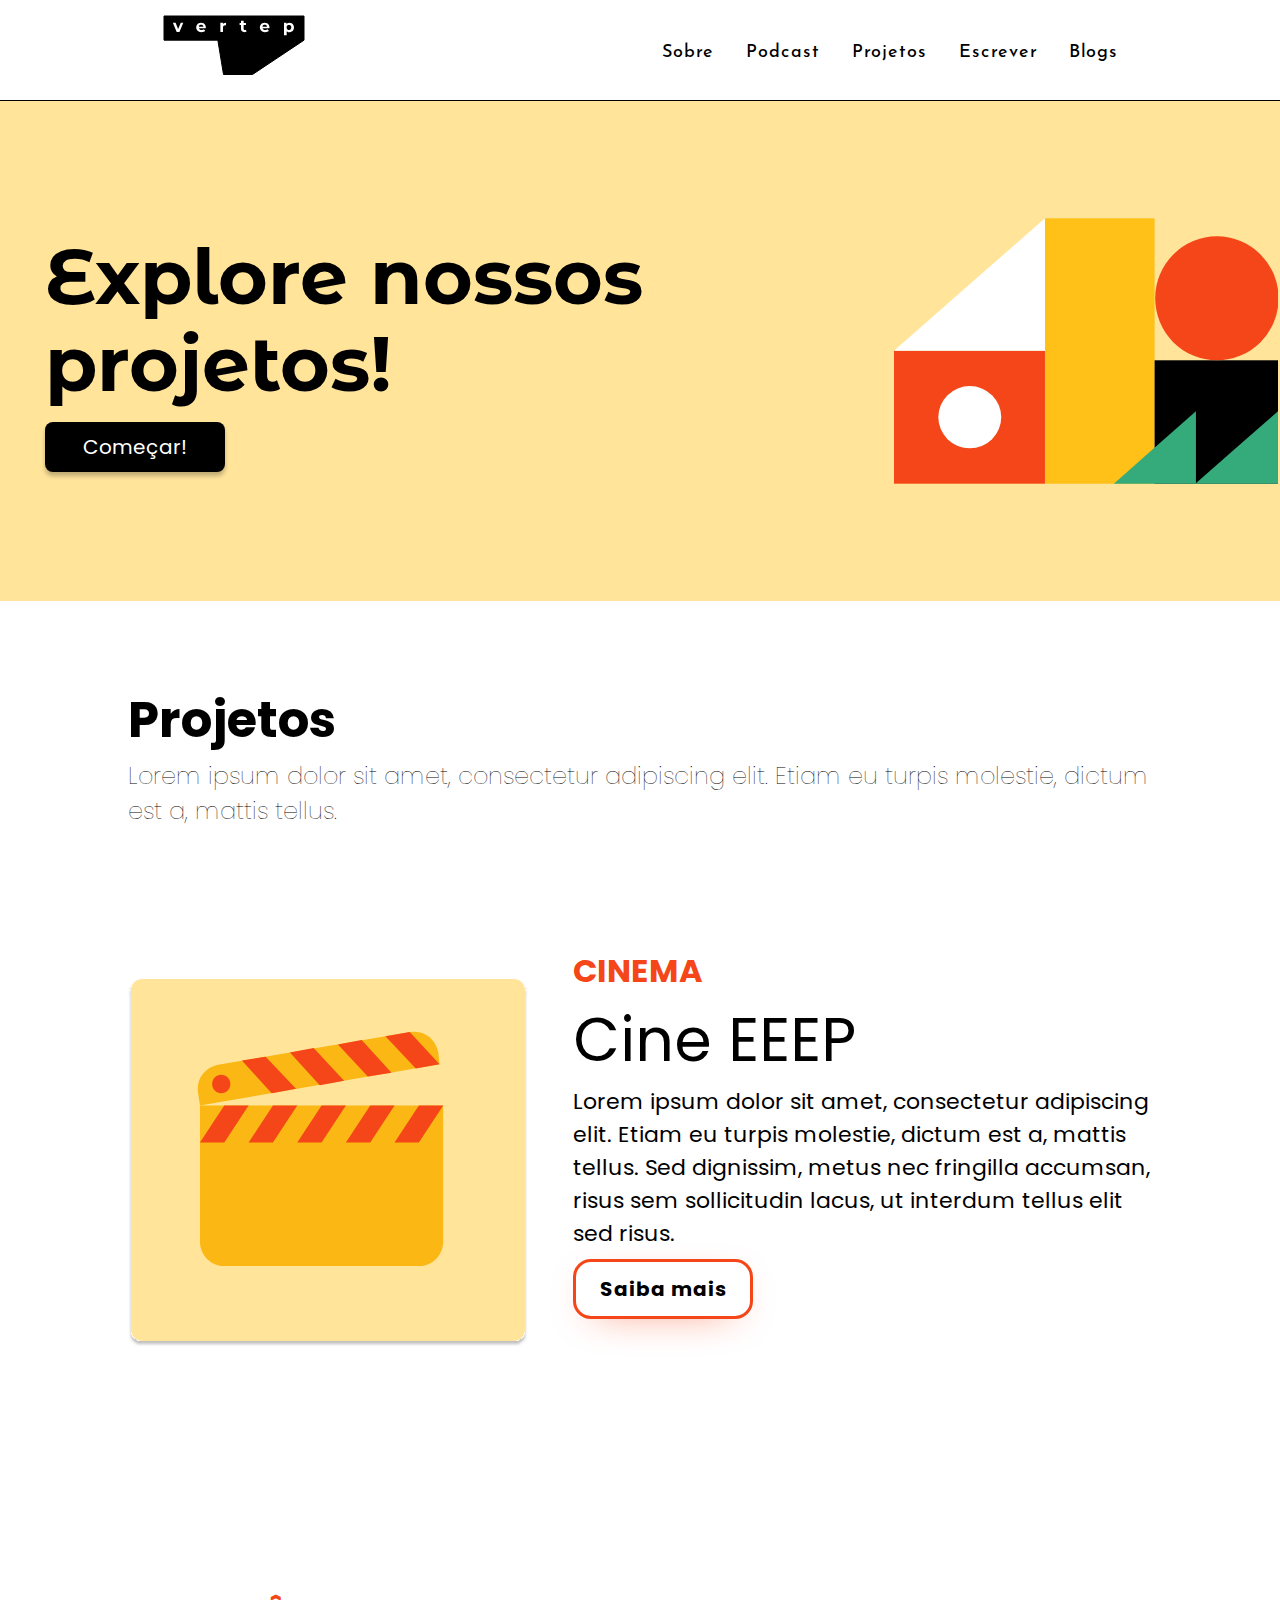
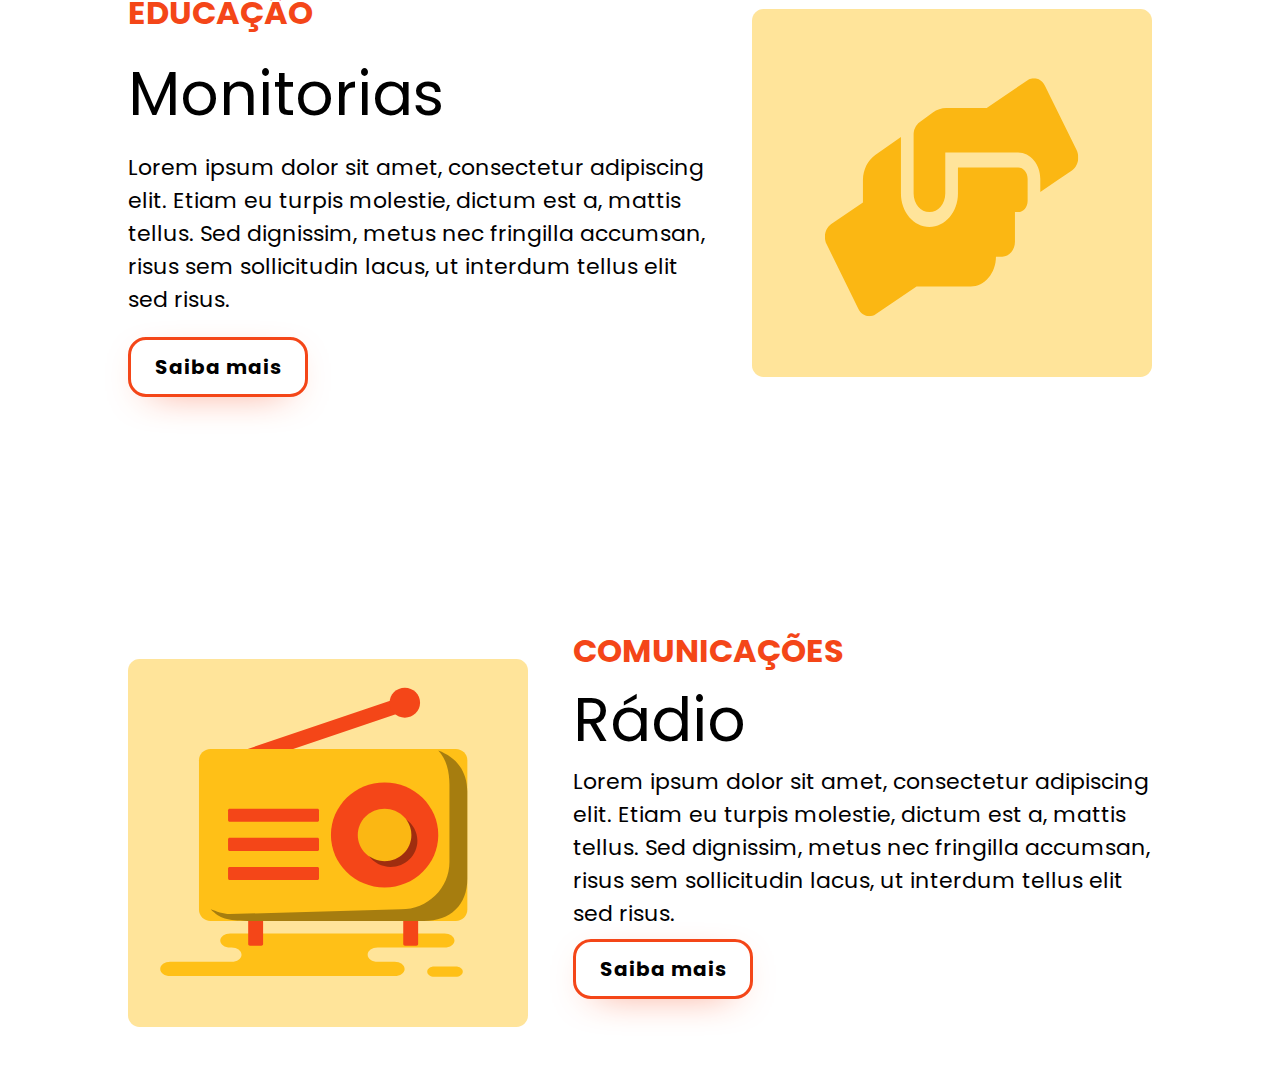
<file: projetos.html>
<!DOCTYPE html>
<html lang="en">
<head>
    <meta charset="UTF-8">
    <meta http-equiv="X-UA-Compatible" content="IE=edge">
    <meta name="viewport" content="width=device-width, initial-scale=1.0">
    <link rel="stylesheet" href="css/nav-bar(cabecalao).css">
    <link rel="stylesheet" href="css/projetos.css">
    <title>Vertep - Projetos</title>
</head>
<body>
    <!--Incio do cabecalho (navbar)-->
    <header class="cabecalho">

        <nav class="cabecalho-menu">
            <a class="logo" href="index.html"><img class="cabecalho-img" src="img/img_logo.svg" alt="Vertep  "></a>

            <div class="mobile-menu">
              <div class="line1"></div>
              <div class="line2"></div>
              <div class="line3"></div>
            </div>

            <ul class="nav-list">
              <li><a class="cabecalho-menu-item" href="sobre.html">Sobre</a></li>
              <li><a class="cabecalho-menu-item" href="podcast.html">Podcast</a></li>
              <li><a class="cabecalho-menu-item" href="projetos.html">Projetos</a></li>
              <li><a class="cabecalho-menu-item" href="#Escrever">Escrever</a></li>
              <li><a class="cabecalho-menu-item" href="#">Blogs</a></li>
        
            </ul>
          </nav>
    </header>
    <main class="conteudo">
        <section class="conteudo-principal">
            <div class="conteudo-principal-900">
                <img class="conteudo-principal-imagem-900" src="img/img_projetos.svg" alt="img_home">
            </div>
            <div class="conteudo-principal-escrito">
                <h1 class="conteudo-principal-escrito-titulo">Explore nossos
                <h1 class="conteudo-principal-escrito-subtitulo">projetos!</h1>
                <button class="conteudo-principal-escrito-botao">Começar!</button>
            </div>
            <img class="conteudo-principal-imagem" src="img/img_projetos.svg" alt="img_home">
            
        </section>
    </main>
    <div class="espaco-lateral">
        <main>
            <section>
                <h1 class="conteudo-pj-p">Projetos</h1>
                <h2 class="conteudo-pj-s">Lorem ipsum dolor sit amet, consectetur adipiscing elit. Etiam eu turpis molestie, dictum est a, mattis tellus.</h2>
            </section>
        </main>
        <main>
            <section class="conteudo-projetos-d">
                <div class="conteudo-projetos-escrito-d-900">
                    <img class="conteudo-projetos-imagem-d-900" src="img/img_cine.svg" alt="img_cine">
                </div>
                <div class="conteudo-projetos-escrito-d">
                    <img class="conteudo-projetos-imagem-d" src="img/img_cine.svg" alt="img_cine">
                </div>
                <div class="conteudo-projetos-display-d">
                    <h1 class="conteudo-projetos-escrito-titulo-vermelho-d">CINEMA</h1>
                    <h1 class="conteudo-projetos-escrito-titulo-d">Cine EEEP
                    <h2 class="conteudo-projetos-escrito-subtitulo-d">Lorem ipsum dolor sit amet, consectetur adipiscing elit. Etiam eu turpis molestie, dictum est a, mattis tellus. Sed dignissim, metus nec fringilla accumsan, risus sem sollicitudin lacus, ut interdum tellus elit sed risus.   </h2>
                    <a class="conteudo-projetos-btn-a-d" href="cineep.html"><button class="conteudo-projetos-btn-d">Saiba mais</button></a>
                    <div class="espaco"></div>
                </div>
            </section>
        </main>


        <main>
            <section class="conteudo-projetos">
                <div class="conteudo-projetos-escrito">
                    <h1 class="conteudo-projetos-escrito-titulo-vermelho">EDUCAÇÂO</h1>
                    <h1 class="conteudo-projetos-escrito-titulo">Monitorias
                    <h2 class="conteudo-projetos-escrito-subtitulo">Lorem ipsum dolor sit amet, consectetur adipiscing elit. Etiam eu turpis molestie, dictum est a, mattis tellus. Sed dignissim, metus nec fringilla accumsan, risus sem sollicitudin lacus, ut interdum tellus elit sed risus.</h2>
                    <a class="conteudo-projetos-btn-a" href="monitoriasep.html"><button class="conteudo-projetos-btn">Saiba mais</button></a>
                </div>
                <img class="conteudo-projetos-imagem" src="img/img_monitorias.svg" alt="img_cine">
            </section>
        </main>

        <main>
            <section class="conteudo-projetos-d-900">
                <div class="conteudo-projetos-escrito-d-900">
                    <img class="conteudo-projetos-imagem-d-900" src="img/img_monitorias.svg" alt="img_cine">
                </div>
                <div class="conteudo-projetos-escrito-d">
                <img class="conteudo-projetos-imagem-d" src="img/img_monitorias.svg" alt="img_cine">
                </div>
                <div class="conteudo-projetos-display-d">
                    <h1 class="conteudo-projetos-escrito-titulo-vermelho-d">EDUCAÇÃO</h1>
                    <h1 class="conteudo-projetos-escrito-titulo-d">Monitorias
                    <h2 class="conteudo-projetos-escrito-subtitulo-d">Lorem ipsum dolor sit amet, consectetur adipiscing elit. Etiam eu turpis molestie, dictum est a, mattis tellus. Sed dignissim, metus nec fringilla accumsan, risus sem sollicitudin lacus, ut interdum tellus elit sed risus.</h2>
                    <a class="conteudo-projetos-btn-a-d" href="monitoriasep.html"><button class="conteudo-projetos-btn-d">Saiba mais</button></a>
                </div>
               
            </section>
        </main>


        <main>
            <section class="conteudo-projetos-d">
                <div class="conteudo-projetos-escrito-d-900">
                    <img class="conteudo-projetos-imagem-d-900" src="img/img_radio.svg" alt="img_cine">
                </div>
                <div class="conteudo-projetos-escrito-d">
                <img class="conteudo-projetos-imagem-d" src="img/img_radio.svg" alt="img_cine">
                </div>
                <div class="conteudo-projetos-display-d">
                    <h1 class="conteudo-projetos-escrito-titulo-vermelho-d">COMUNICAÇÕES</h1>
                    <h1 class="conteudo-projetos-escrito-titulo-d">Rádio
                    <h2 class="conteudo-projetos-escrito-subtitulo-d">Lorem ipsum dolor sit amet, consectetur adipiscing elit. Etiam eu turpis molestie, dictum est a, mattis tellus. Sed dignissim, metus nec fringilla accumsan, risus sem sollicitudin lacus, ut interdum tellus elit sed risus.</h2>
                    <a class="conteudo-projetos-btn-a-d" href="radioep.html"><button class="conteudo-projetos-btn-d">Saiba mais</button></a>
                </div>
               
            </section>
        </main>
        
    </div>
    <script src="js/nav-bar(cabecalao).js"></script>
</body>
</html>
</file>
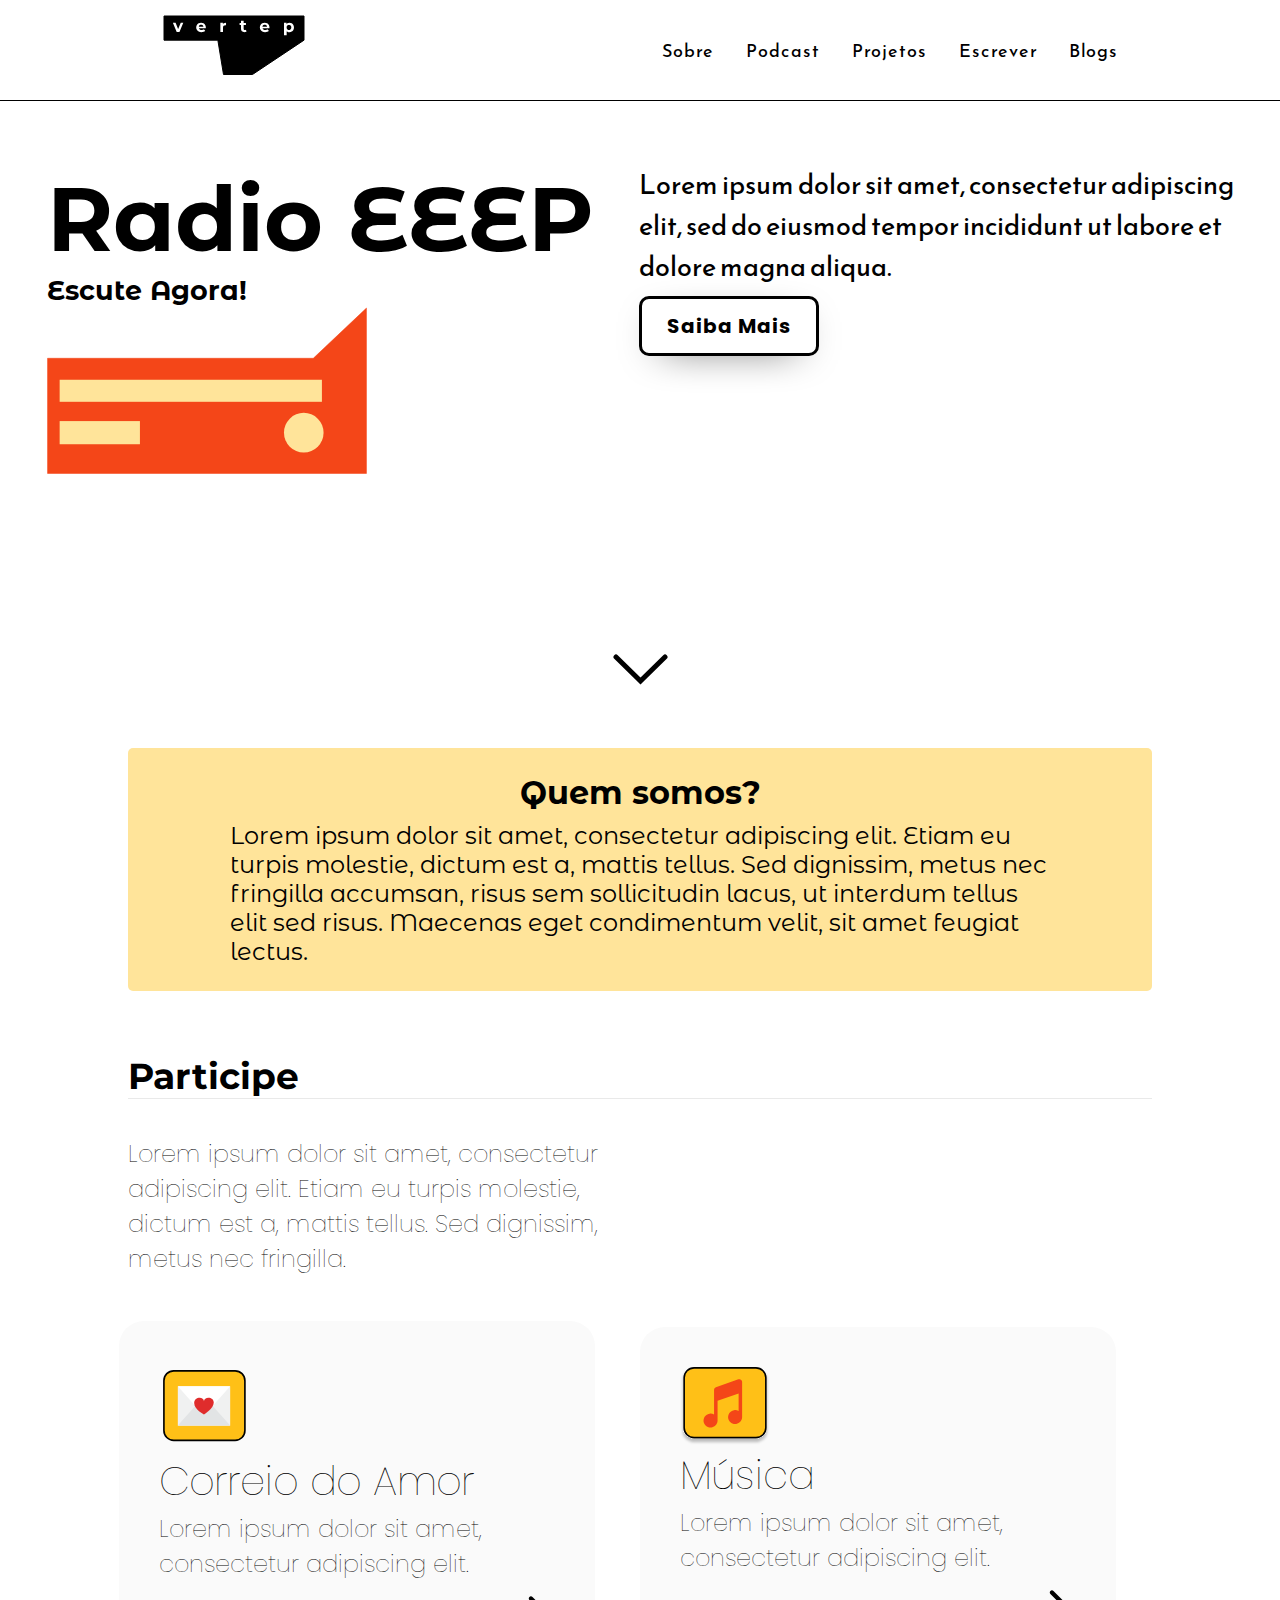
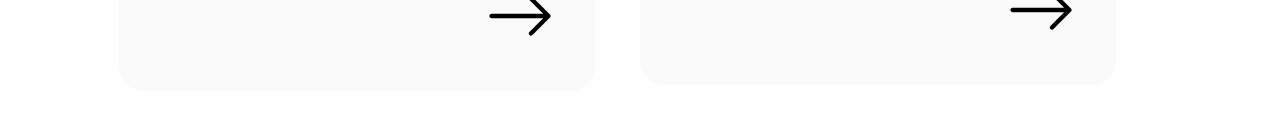
<file: radioep.html>
<!DOCTYPE html>
<html lang="en">
<head>
    <meta charset="UTF-8">
    <meta http-equiv="X-UA-Compatible" content="IE=edge">
    <meta name="viewport" content="width=device-width, initial-scale=1.0">
    <link rel="stylesheet" href="css/nav-bar(cabecalao).css">
    <link rel="stylesheet" href="css/radioep.css">
    <title>Vertep - Radio</title>
</head>
<body>
    <!--Incio do cabecalho (navbar)-->
    <header class="cabecalho">

        <nav class="cabecalho-menu">
            <a class="logo" href="index.html"><img class="cabecalho-img" src="img/img_logo.svg" alt="Vertep  "></a>

            <div class="mobile-menu">
              <div class="line1"></div>
              <div class="line2"></div>
              <div class="line3"></div>
            </div>

            <ul class="nav-list">
              <li><a class="cabecalho-menu-item" href="sobre.html">Sobre</a></li>
              <li><a class="cabecalho-menu-item" href="podcast.html">Podcast</a></li>
              <li><a class="cabecalho-menu-item" href="projetos.html">Projetos</a></li>
              <li><a class="cabecalho-menu-item" href="#Escrever">Escrever</a></li>
              <li><a class="cabecalho-menu-item" href="#">Blogs</a></li>
        
            </ul>
          </nav>
    </header>
    <main class="conteudo">
        <section class="conteudo-principal">
            <div class="conteudo-principal-escrito">
                <h1 class="conteudo-principal-escrito-titulo">Radio EEEP</h1>
                <h2 class="conteudo-principal-escrito-subtitulo">Escute Agora!</h2>
                <img class="conteudo-principal-imagem" src="img/img_radioep.svg" alt="img_home">

            </div>
            <div class="conteudo-secundario-escrito">
                <h2 class="conteudo-secundario-escrito-t">Lorem ipsum dolor sit amet, consectetur adipiscing <p></p> elit, sed do eiusmod tempor incididunt ut labore et <p></p> dolore magna aliqua.</h2>
                <button class="conteudo-principal-escrito-botao">Saiba Mais</button>

            </div>
        </section>
    </main>
    <main class="conteudo-flex">
        <img class="conteudo-img-flex" src="img/img_seta.svg" alt="img_home">
    </main>
    <main>
        <div class="conteudo-qs">
            <h1 class="conteudo-qs-t">Quem somos?</h1>
            <h2 class="conteudo-qs-s">Lorem ipsum dolor sit amet, consectetur adipiscing elit. Etiam eu turpis molestie, dictum est a, mattis tellus. Sed dignissim, metus nec fringilla accumsan, risus sem sollicitudin lacus, ut interdum tellus elit sed risus. Maecenas eget condimentum velit, sit amet feugiat lectus. </h2>            </h2>
        </div>
    </main>
    <main>
        <div class="conteudo-g">
            <h1 class="conteudo-pt">Participe</h1>
            <div class="linha"></div>
            <h2 class="conteudo-ps">Lorem ipsum dolor sit amet, consectetur adipiscing elit. Etiam eu turpis molestie, dictum est a, mattis tellus. Sed dignissim, metus nec fringilla.</h2>
        </div>
    </main>
    <main class="conteudo-flex-qd">
        <div class="conteudo-flex-qd-c">
            <img class="conteudo-qd-img" src="img/img_correio-do-amor.svg" alt="img_correio-do-amor">
            <h1 class="conteudo-flex-qd-texto-p">Correio do Amor</h1>
            <h2 class="conteudo-flex-qd-texto-s">Lorem ipsum dolor sit amet, consectetur adipiscing elit. </h2>
            <img class="conteudo-qd-img-seta" src="img/img_seta-2.svg" alt="img_seta-2">
        </div>
        <div class="conteudo-flex-qd-c">
            <img class="conteudo-qd-img" src="img/img_musica.svg" alt="img_musica">
            <h1 class="conteudo-flex-qd-texto-p">Música</h1>
            <h2 class="conteudo-flex-qd-texto-s">Lorem ipsum dolor sit amet, consectetur adipiscing elit. </h2>
            <img class="conteudo-qd-img-seta" src="img/img_seta-2.svg" alt="img_seta-2">
        </div>
    </main>

    </div>
    <script src="js/nav-bar(cabecalao).js"></script>
</body>
</html>
</file>
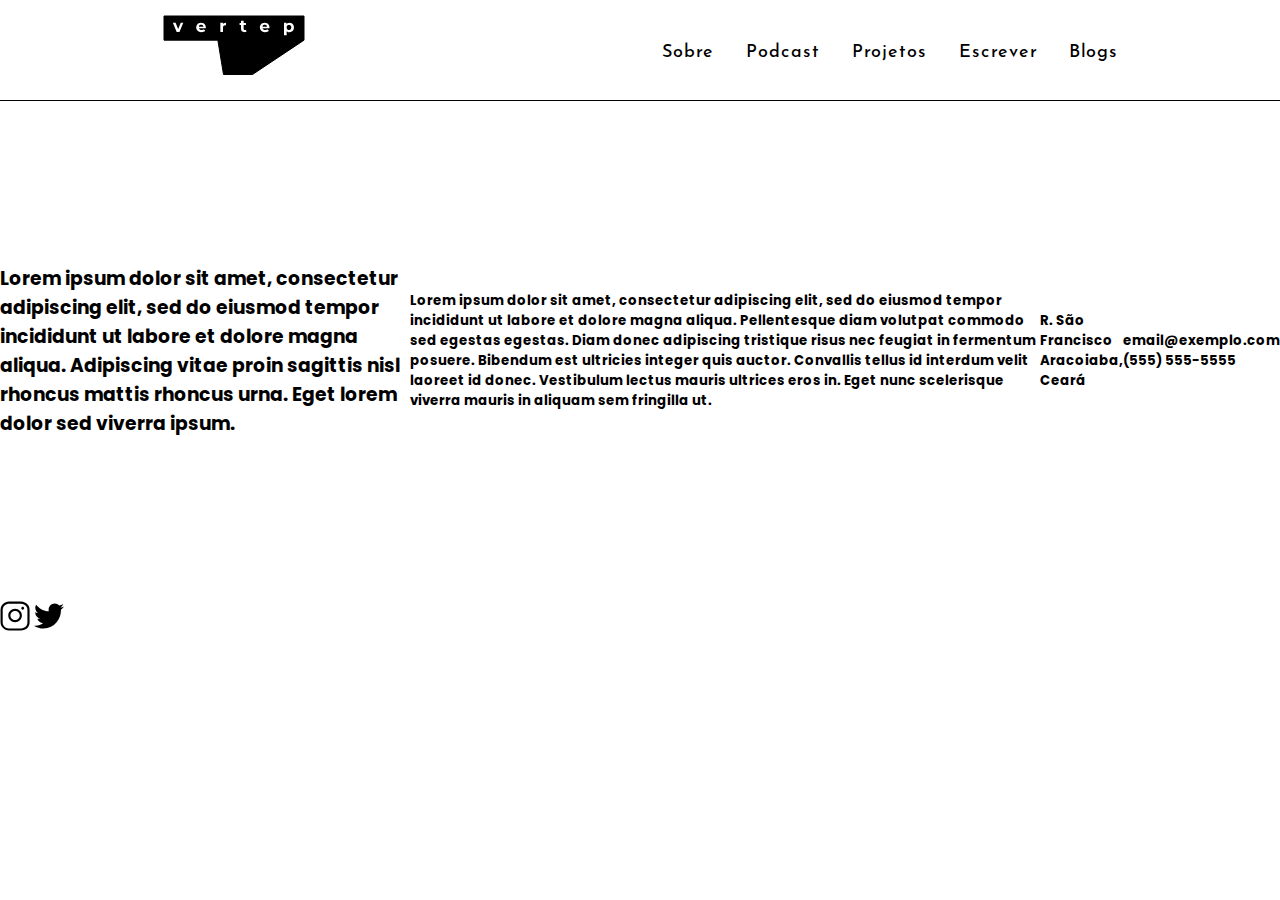
<file: sobre.html>
<!DOCTYPE html>
<html lang="en">
<head>
    <meta charset="UTF-8">
    <meta http-equiv="X-UA-Compatible" content="IE=edge">
    <meta name="viewport" content="width=device-width, initial-scale=1.0">
    <link rel="stylesheet" href="css/nav-bar(cabecalao).css">
    <link rel="stylesheet" href="css/sobre.css">
    <title>Vertep - Sobre</title>
</head>
<body>
    
    <header class="cabecalho">

        <nav class="cabecalho-menu">
            <a class="logo" href="index.html"><img class="cabecalho-img" src="img/img_logo.svg" alt="Vertep"></a>

            <div class="mobile-menu">
              <div class="line1"></div>
              <div class="line2"></div>
              <div class="line3"></div>
            </div>

            <ul class="nav-list">
              <li><a class="cabecalho-menu-item" href="sobre.html">Sobre</a></li>
              <li><a class="cabecalho-menu-item" href="podcast.html">Podcast</a></li>
              <li><a class="cabecalho-menu-item" href="projetos.html">Projetos</a></li>
              <li><a class="cabecalho-menu-item" href="#Escrever">Escrever</a></li>
              <li><a class="cabecalho-menu-item" href="#">Blogs</a></li>
            </ul>

          </nav>


    </header>
    <!--Fim do cabecalho (navbar)-->

    <main class="conteudo">

        <section class="conteudo-principal">
            <h3 class="conteudo-principal-p">Lorem ipsum dolor sit amet, consectetur adipiscing elit, sed do eiusmod tempor incididunt ut labore et dolore magna aliqua. Adipiscing vitae proin sagittis nisl rhoncus mattis rhoncus urna. Eget lorem dolor sed viverra ipsum. </h3>
            <h5 class="conteudo-principal-s">Lorem ipsum dolor sit amet, consectetur adipiscing elit, sed do eiusmod tempor incididunt ut labore et dolore magna aliqua. Pellentesque diam volutpat commodo sed egestas egestas. Diam donec adipiscing tristique risus nec feugiat in fermentum posuere. Bibendum est ultricies integer quis auctor. Convallis tellus id interdum velit laoreet id donec. Vestibulum lectus mauris ultrices eros in. Eget nunc scelerisque viverra mauris in aliquam sem fringilla ut.</h5>
            <h5 class="conteudo-principal-t">R. São Francisco <p></p> Aracoiaba, Ceará</h5>
            <h5 class="conteudo-principal-q">email@exemplo.com <p></p> (555) 555-5555</h5>
        </section>
        <div class="conteudo-apresentador-flex">
          <a href="#"><img class="conteudo-apresentador-flex-tt-icon" src="img/img_instagram-icon.svg" alt=""></a>
          <a href="#"><img class="conteudo-apresentador-flex-tt-icon" src="img/img_twitter-icon.svg" alt=""></a>
      </div>

    </main>
    <script src="js/nav-bar(cabecalao).js"></script>

    <!--Linha preta abaixo da cabecalho (navbar)-->
</body>
</html>
</file>
<file: css/style.css>
@import url('https://fonts.googleapis.com/css2?family=Poppins&family=Reem+Kufi:wght@400;500&family=Unna&family=Vidaloka&display=swap');
@import url('https://fonts.googleapis.com/css2?family=Montserrat:wght@500&display=swap');
@import url('https://fonts.googleapis.com/css2?family=Montserrat:wght@600&display=swap');
@import url('https://fonts.googleapis.com/css2?family=Poppins&display=swap');
@import url('https://fonts.googleapis.com/css2?family=Reem+Kufi&display=swap');
@import url('https://fonts.googleapis.com/css2?family=Montserrat+Alternates:wght@500&display=swap');







* {
    margin: 0;
    padding: 0;
    box-sizing: border-box;
    text-decoration: none;
}

body{
    font-size: 100%;
}


.cabecalho-menu-item {
    color: #000;
    text-decoration: none;
    transition: 0.3s;
  }
  
  .cabecalho-menu-item:hover {
    opacity: 0.7;
  }
  
  .logo {
    font-size: 24px;
    text-transform: uppercase;
    letter-spacing: 4px;
  }
  
  .cabecalho-menu {
    display: flex;
    justify-content: space-around;
    align-items: center;
    font-family: 'Reem Kufi', sans-serif;
    background: #FFC017;
    background-size: cover;
    height: 10vh;
    width: 100%;

    min-height: 100px;

  }
  
  .cabecalho-img{
    margin-top: 1vh;
  }
  
  .nav-list {
    list-style: none;
    display: flex;
  }
  
  .nav-list li {
    letter-spacing: 1px;
    margin-left: 32px;
  }

  .cabecalho-menu-btn{
    margin-top: -10px;
    font-family: 'Reem Kufi', sans-serif;
    width: 100%;
    padding: 12px 0px;
    margin-right: 100px;
    border: none;
    border-radius: 100px;
    outline: none;
    font-weight: 400;
    letter-spacing: 1px;
    color: #fff;
    background: #000000;
    cursor: pointer;
    box-shadow: 0px 10px 40px -12px #000000;
}
  
  .mobile-menu {
    display: none;
    cursor: pointer;
  }
  
  .mobile-menu div {
    width: 32px;
    height: 2px;
    background: #000;
    margin: 8px;
    transition: 0.3s;
  }
  
  @media (max-width: 999px) {
    body {
      overflow-x: hidden;
    }
    .nav-list {
      margin-top: 30px;
      position: absolute;
      top: 8vh;
      right: 0;
      width: 45vw;
      height: 92vh;
      background: #FFC017;
      flex-direction: column;
      align-items: center;
      justify-content: space-around;
      transform: translateX(100%);
      transition: transform 0.3s ease-in;
    }
    .nav-list li {
      margin-left: 0;
      opacity: 0;
    }
    .mobile-menu {
      display: block;
    }
  }
  
  .nav-list.active {
    transform: translateX(0);
  }
  
  @keyframes navLinkFade {
    from {
      opacity: 0;
      transform: translateX(50px);
    }
    to {
      opacity: 1;
      transform: translateX(0);
    }
  }
  
  .mobile-menu.active .line1 {
    transform: rotate(-45deg) translate(-8px, 8px);
  }
  
  .mobile-menu.active .line2 {
    opacity: 0;
  }
  
  .mobile-menu.active .line3 {
    transform: rotate(45deg) translate(-5px, -7px);
  }
  


.conteudo{
    margin-bottom: 40px;
    border-top: 0.4px solid #000000;
}

.conteudo-principal{
    display: flex;
    align-items: center;
    justify-content: space-around;
    background: #FFC017;

    width: 100%;
    height: 50vh;
    display: flex;
    justify-content: center;
    align-items: center;

    min-height: 500px;
}

.conteudo-principal-escrito{
    display: flex;
    flex-direction: column;
    gap: 12px;

    margin-left: 5vh;
    margin-right: 5vh;
}

.conteudo-principal-escrito-titulo{
font-family: 'Montserrat', sans-serif;
    font-weight: 400;
    font-size: 76px;


}

.conteudo-principal-escrito-subtitulo{
    font-family: 'Poppins', sans-serif;
    font-weight: 400;
    font-size: 20px;


}

.conteudo-principal-escrito-botao{
    background-color: #000;
    width: 180px;
    height: 50px;
    border: none;
    box-shadow: 0px 4px 4px rgba(0, 0, 0, 0.25);
    border-radius: 8px;
    font-family: 'Poppins', sans-serif;
    font-weight: 400px;
    font-size: 20px;
    color:white;


}


.conteudo-principal-imagem {
  width: 50vw;
  height: 50vh;
  display: flex;
  justify-content: center;
  align-items: center;
  flex-direction: column;

}


.conteudo-principal-imagem > h1 {
  font-size: 3vw;

}

.conteudo-principal-imagem {
  width: 35vw;
}

.conteudo-principal-imagem-900{
  display: none;
}

.conteudo-principal-escrito-900{
  display: none;
}

@media (max-width: 900px){
  .conteudo-principal-imagem{
    display: none;
  }
  .conteudo-principal-escrito-900{
    display: block;
  }
  .conteudo-principal-imagem-900{
    display: block;
    width: 40%;
    margin-left: 30%;
    margin-right: 30%;
  }
  .conteudo-principal{
    display: block;
    padding-bottom: 20px;
  }

}



.conteudo-secundario{
    display: flex;
    flex-direction: column;
    align-items: center;
    gap: 20px;
    margin-top: 30px;

    padding-left: 5vh;
    padding-right: 5vh;
}

.conteudo-secundario-titulo{
    font-family: 'Poppins', sans-serif;
    font-weight: 600;
    font-size: 20px;
    margin-bottom: 10px;

    padding-left: 5vh;
    padding-right: 5vh;

}

.conteudo-secundario-paragrafo{
    font-family: 'Poppins', sans-serif;
    font-weight: 400;
    font-size: 18px;

    padding-left: 5vh;
    padding-right: 5vh;


}

.linha{
    padding: 32px;
    border-top: 0.4px solid #E9E9E9;
    width: 100%;
}





.conteudo-valores{
  border-radius: 25px;
  background-color: #fff;
  margin-left: 10%;
  margin-right: 10%;
  padding: 50px;
  padding-bottom: 100px;
}

.conteudo-valores-principal-titulo{
  font-family: 'Montserrat Alternates', sans-serif;
}

.conteudo-valores-principal-subtitulo{
  font-family: 'Montserrat', sans-serif;
  font-size: 50px;
}




.conteudo-valores-quadrado{
  margin-top: 80px;
  display: flex;
  justify-content: space-around;
  align-items: center;
  width: 100%;
}

.conteudo-valores-quadrado-p{
  display: flex;
  justify-content: space-between;


  width: 300px;
}

.conteudo-valores-quadrado-p-titulo{
  font-family: 'Montserrat', sans-serif;
  margin-right: 70px;
}

.linha-valores{
  margin-top: 8px;
  margin-bottom: -10px;
  padding-bottom: 32px;
  border-top: 3px solid #D9D9D9;
  width: 100%;
  
}

.conteudo-valores-quadrado-s-secundario{
  font-family: 'Montserrat', sans-serif;
  font-size: 19px
} 

@media (max-width: 1200px){
  .conteudo-valores-quadrado{
    display: block;
    margin-right: 10%;
  }
  .conteudo-valores-quadrado-p-titulo{
    margin-top: 30px;
  }
  .linha-valores{
    width: 350px;
  }
}

.conteudo-logo-secundario{
  display: flex;
  justify-content: space-around;
  align-items: flex-end;
  padding-bottom: 40px;
  padding-right: 25px;
  padding-left: 25px;
  background: #FFC017;
  width: 80%;
  height: 350px;
  margin-left: 10%;
  margin-right: 10% ;
  margin-top: 180px;
}

.conteudo-logo-secundario-texto-t{
  font-family: 'Montserrat', sans-serif;
  font-size: 4vh  ;
  font-weight: normal;
}

.conteudo-logo-secundario-texto-s{
  margin-top: 25px;
  font-family: 'Montserrat', sans-serif;
  font-weight: lighter;
}

.conteudo-logo-secundario-img{
  width: 70vh;
  height: 50vh;
}

.conteudo-logo-secundario-img-superior{
  display: none;
}

@media (max-width: 1200px){
  .conteudo-logo-secundario-img{
    display: none;
  }
  .conteudo-logo-secundario-img-superior{
    display: block;
    margin-bottom: 50px;
    width: 70vh;
    justify-items: center;
    align-items: center;
    margin-left: 20px;
    margin-right: 20px;
    margin-top: -80px;

  } 
  .conteudo-logo-secundario{
    display: flex;
    flex-direction: column;
    justify-items: center;
    align-items: center;
    height: 600px;
  }
}

@media (max-width: 1000px){
  .conteudo-logo-secundario{
    height: 700px;
  }
  .conteudo-logo-secundario-img-superior{
    margin-top: -80px;
  }
}

@media (max-width: 670px){
  .conteudo-logo-secundario{
    height: 780px;
  }
  .conteudo-logo-secundario-img-superior{
    width: 65vh;
    margin-top: -80px;
    margin-left: 20px;
    margin-right: 20px;
  }
}

@media (max-width: 620px){
  .conteudo-logo-secundario-img-superior{
    width: 50vh;
    margin-top: -80px;
  }
}





.conteudo-eventos{
  margin-right: 10% ;
  margin-left: 10%; 
  margin-top: 7vh;
  font-family: 'Montserrat', sans-serif;
}

.conteudo-evento-01{
  color: #606060;
}

.conteudo-flex{
  margin-left: 10%;
  margin-right: 10%;
}

.conteudo-flex-sm{
  display: flex;
  justify-content: space-between;
  margin-bottom: 40px;
}

.conteudo-img-flex{
  display: flex;
  justify-content: center;
  flex-direction: column;
  margin: 20px;
  margin-right: 4vh;
}

.conteudo-texto-flex{
  font-size: 4.5vh;
  font-family: 'Montserrat', sans-serif;
  font-weight: lighter; 
}

.linha1{
  padding: 1px;
  border-top: 0.4px solid #E9E9E9;
  width: 100%;
}

.conteudo-img-flex-sm{
  width: 100%;
}

@media (max-width: 900px){
  .conteudo-flex-sm{
    display: block;
  }
}


.conteudo-footer{
  display: flex;
  align-items: center;
  justify-content: space-between;
  background-color: #FFE49A;

  width: 80%;

  border-radius: 1vh;

  margin-top: 50px;
  margin-left: 10%;
  margin-right: 10%;

  
  display: flex;
  justify-content: center;
  align-items: center;

  min-height: 500px;

  padding-right: 25px;
  padding-left: 25px;

  
}

.conteudo-footer-escrito{
  display: flex;
  flex-direction: column;
  gap: 12px;

  margin-right: 100px;
}

.conteudo-footer-escrito-titulo{
  font-family: 'Montserrat', sans-serif;
  font-size: 50px;


}

.conteudo-footer-escrito-subtitulo{
  font-family: 'Montserrat', sans-serif;
  font-weight: 400;
  font-size: 20px;
  font-weight: lighter;


}



.conteudo-footer-textfield {
  width: 350px;
  display: flex;
  flex-direction: column;
  align-items: flex-start;
  justify-content: center;
  margin: 10px 0px;
  border: 2px solid #000;
  border-radius: 10px;
}

.conteudo-footer-textfield > input {
  width: 100%;
  height: 55px;
  border: none;
  border-radius: 10px;
  padding: 15px;
  background: #ffff;
  color: #000;
  font-size: 12pt;
  outline: none;
  box-sizing: border-box;
}


.conteudo-footer-textfield > input::placeholder {
  color: #717171;
}

.conteudo-footer-escrito-botao{
  background-color: #fff;
  width: 100px;
  height: 50px;
  border: none;
  box-shadow: 0px 4px 4px rgba(0, 0, 0, 0.25);
  border-radius: 8px;
  font-family: 'Poppins', sans-serif;
  font-weight: 400px;
  font-size: 20px;
  color: #000;


}


.conteudo-footer-imagem {
width: 35vh;
display: flex;
justify-content: center;
align-items: center;
flex-direction: column;

}



.conteudo-footer-imagem-900{
display: none;
}

.conteudo-footer-escrito-900{
display: none;
}

@media (max-width: 900px){
.conteudo-footer-imagem{
  display: none;
}
.conteudo-footer-escrito-900{
  display: block;
}
.conteudo-footer-imagem-900{
  display: block;
  width: 40%;
  margin-left: 30%;
  margin-right: 30%;
  margin-bottom: 20px;

}
.conteudo-footer{
  display: block;
  height: 650px;
  padding-top: 20px;

}
.conteudo-footer-escrito-botao{
  margin-bottom: 20px;

}
}

@media (max-width: 500px){  
  .conteudo-footer{
    height: 710px;
  }
}
</file>
<file: css/Login_cadastro.css>
@import url('https://fonts.googleapis.com/css2?family=Noto+Sans:wght@400;700&display=swap');

body {
    margin: 0;
    font-family: 'Noto Sans', sans-serif;
}

body * {
    box-sizing: border-box;
}

.main-login {
    width: 100vw;
    height: 100vh;
    background: #fff;
    display: flex;
    justify-content: center;
    align-items: center;
}

.left-login {
    width: 50vw;
    height: 100vh;
    display: flex;
    justify-content: center;
    align-items: center;
    flex-direction: column;
}

.left-login > h1 {
    font-size: 3vw;
    color: #77ffc0;
}

.left-login-image {
    width: 35vw;
}

.right-login {
    width: 50vw;
    height: 100vh;
    display: flex;
    justify-content: center;
    align-items: center;
}

.card-login {
    width: 60%;
    display: flex;
    justify-content: center;
    align-items: center;
    flex-direction: column;
    padding: 30px 35px;
    background: #FFE49A;
    border-radius: 20px;
    box-shadow: 0px 10px 40px #E9E9E9;
}

.card-login > h1 {
    color: #000000;
    font-weight: 800;
    margin: 0;
}

.textfield {
    width: 100%;
    display: flex;
    flex-direction: column;
    align-items: flex-start;
    justify-content: center;
    margin: 10px 0px;
}

.textfield > input {
    width: 100%;
    border: none;
    border-radius: 10px;
    padding: 15px;
    background: #ffff;
    color: #000;
    font-size: 12pt;
    outline: none;
    box-sizing: border-box;
}


.textfield > input::placeholder {
    color: #000000;
}

.btn-login {
    width: 100%;
    padding: 16px 0px;
    margin: 25px;
    border: none;
    border-radius: 8px;
    outline: none;
    text-transform: uppercase;
    font-weight: 800;
    letter-spacing: 3px;
    color: #ffff;
    background: #fff;
    cursor: pointer;
    box-shadow: 0px 10px 40px -15px #fff;
}

.btn-login a{
    text-decoration: none;
    color: #000;
}

.btn-cadastro {
    width: 100%;
    padding: 16px 0px;
    margin: 25px;
    border: none;
    border-radius: 8px;
    outline: none;
    text-transform: uppercase;
    font-weight: 800;
    letter-spacing: 3px;
    color: #ffff;
    background: #fff;
    cursor: pointer;
    box-shadow: 0px 10px 40px -15px #fff;
}

.btn-cadastro a{
    text-decoration: none;
    color: #000;
}

@media only screen and (max-width: 950px) {
    .card-login {
        width: 85%;
    }
}

@media only screen and (max-width: 600px) {
    .main-login {
        flex-direction: column;
    }
    .left-login > h1 {
        display: none;
    }

    .left-login {
        width: 100%;
        height: auto;
    }

    .right-login {
        width: 100%;
        height: auto;
    }

    .left-login-image {
        width: 50vw;
    }

    .card-login {
        width: 90%;
    }
    
}
</file>
<file: css/nav-bar(cabecalao).css>
@import url('https://fonts.googleapis.com/css2?family=Montserrat+Alternates&family=Reem+Kufi:wght@700&display=swap');
@import url('https://fonts.googleapis.com/css2?family=Montserrat+Alternates:ital,wght@1,500&family=Reem+Kufi:wght@700&display=swap');
@import url('https://fonts.googleapis.com/css2?family=Montserrat+Alternates:wght@700&family=Reem+Kufi:wght@700&display=swap');
@import url('https://fonts.googleapis.com/css2?family=Montserrat+Alternates:wght@600&family=Reem+Kufi&display=swap');

* {
    margin: 0;
    padding: 0;
    box-sizing: border-box;
    text-decoration: none;
}

.cabecalho-menu-item {
    color: #000;
    text-decoration: none;
    transition: 0.3s;
    font-size: 18px;
  }
  
  .cabecalho-menu-item:hover {
    opacity: 0.7;
  }
  
  .logo {
    font-size: 24px;
    text-transform: uppercase;
    letter-spacing: 4px;
  }
  
  .cabecalho-menu {
    display: flex;
    justify-content: space-around;
    align-items: center;
    font-family: 'Reem Kufi', sans-serif;
    background: #fff;
    background-size: cover;
    height: 10vh;
    font-size: 1rem;

    min-height: 100px;

  }
  
  
  .nav-list {
    list-style: none;
    display: flex;
    
  }
  
  .nav-list li {
    letter-spacing: 1px;
    margin-left: 32px;
  }
  
  .conteudo{
    margin-bottom: 40px;
    border-top: 0.4px solid #000000;
}

.mobile-menu {
  display: none;
  cursor: pointer;
}

.mobile-menu div {
  width: 32px;
  height: 2px;
  background: #000;
  margin: 8px;
  transition: 0.3s;
}

@media (max-width: 999px) {
  body {
    overflow-x: hidden;
  }
  .nav-list {
    margin-top: 30px;
    position: absolute;
    top: 8vh;
    right: 0;
    width: 45vw;
    height: 92vh;
    background: #fff;
    flex-direction: column;
    align-items: center;
    justify-content: space-around;
    transform: translateX(100%);
    transition: transform 0.3s ease-in;
  }
  .nav-list li {
    margin-left: 0;
    opacity: 0;
  }
  .mobile-menu {
    display: block;
  }
}

.nav-list.active {
  transform: translateX(0);
}

@keyframes navLinkFade {
  from {
    opacity: 0;
    transform: translateX(50px);
  }
  to {
    opacity: 1;
    transform: translateX(0);
  }
}

.mobile-menu.active .line1 {
  transform: rotate(-45deg) translate(-8px, 8px);
}

.mobile-menu.active .line2 {
  opacity: 0;
}

.mobile-menu.active .line3 {
  transform: rotate(45deg) translate(-5px, -7px);
}
</file>
<file: css/cineep.css>
@import url('https://fonts.googleapis.com/css2?family=Montserrat+Alternates:wght@600&family=Reem+Kufi:wght@700&display=swap');
@import url('https://fonts.googleapis.com/css2?family=Poppins:wght@500&display=swap');
@import url('https://fonts.googleapis.com/css2?family=Poppins:wght@500&display=swap');
@import url('https://fonts.googleapis.com/css2?family=Montserrat+Alternates:wght@600&display=swap');
@import url('https://fonts.googleapis.com/css2?family=Montserrat+Alternates:wght@500&display=swap');
@import url('https://fonts.googleapis.com/css2?family=Montserrat:wght@600&display=swap');




* {
margin: 0;
padding: 0;
box-sizing: border-box;
text-decoration: none;
}

body{
font-size: 100%;
}

.conteudo{
margin-bottom: 40px;
border-top: 0.4px solid #000000;
}

.conteudo-principal{
    margin-top: 20px;
font-family: 'Montserrat Alternates', sans-serif; 

display: flex;
align-items: center;
justify-content: center;
background: url("../img/img_cineep.svg") no-repeat center center;
height: 50vh;
width: 100%;
min-height: 450px;
}

.conteudo-cineep{
    display: flex;
    justify-content: center;
    font-family: 'Montserrat Alternates', sans-serif;
    font-size: 10vh;
}

.conteudo-qs{
    padding-bottom: 25px;
    padding-top: 25px;
    margin-left: 10%;
    margin-right: 10%;
    margin-top: 7vh;
    background: #FFE49A;
    width: 80%;
    border-radius: 5px;
    font-family: 'Montserrat Alternates', sans-serif;
}

.conteudo-qs-t{
    display: flex;
    justify-content: center;
    font-weight: bold;
    

}

.conteudo-qs-s{
    margin-top: 1vh;
    display: flex;
    justify-content: center;
    margin-left: 10%;
    margin-right: 10%;
    font-weight: normal;
}

.conteudo-flex{
    display: flex;
    justify-content: center;
}

.conteudo-g{
    margin-top: 7vh;
    margin-left: 10%;
    margin-right: 10%;
}

.conteudo-gt{
    font-family: 'Montserrat', sans-serif;
    font-size: 4vh;
}


.linha{
    padding: 32px;
    border-top: 0.4px solid #E9E9E9;
    width: 100%;
}

.conteudo-flex-gestao{
    display: flex;
    align-items: center;
    justify-content: space-around;
    margin-left: 10%;
    margin-right: 10%;
}

.conteudo-flex-img{
    background: #D9D9D9;
    width: 35vh;
    height: 35vh;
    margin-bottom: 10vh;
    margin-left: 20px;
    margin-right: 20px;

}

.conteudo-projetos-btn{

    margin-left: 10%;
    margin-right: 10%;

    margin-top: 1vh;
    font-family: 'Poppins', sans-serif;
    width: 80%;
    padding: 12px 0px;
    border: none;
    border-radius: 1vh;
 
    font-weight: 400;
    letter-spacing: 1px;
    color: #000;
    background: #FFE49A;
    cursor: pointer;
    box-shadow: 0px 10px 40px -22px #FFE49A;
    border: 3px solid #000;

    font-size: 20px;
    font-weight: bold;
    margin-bottom: 100px;

}
</file>
<file: css/monitoriasep.css>
@import url('https://fonts.googleapis.com/css2?family=Montserrat+Alternates:wght@600&family=Reem+Kufi:wght@700&display=swap');
@import url('https://fonts.googleapis.com/css2?family=Poppins:wght@500&display=swap');
@import url('https://fonts.googleapis.com/css2?family=Poppins:wght@500&display=swap');
@import url('https://fonts.googleapis.com/css2?family=Montserrat+Alternates:wght@600&display=swap');
@import url('https://fonts.googleapis.com/css2?family=Montserrat+Alternates:wght@500&display=swap');
@import url('https://fonts.googleapis.com/css2?family=Montserrat:wght@600&display=swap');
@import url('https://fonts.googleapis.com/css2?family=Montserrat+Alternates:wght@600&display=swap');
@import url('https://fonts.googleapis.com/css2?family=Poppins:wght@600&display=swap');


* {
    margin: 0;
    padding: 0;
    box-sizing: border-box;
    text-decoration: none;
    }
    
    body{
    font-size: 100%;
    }


.conteudo{
    margin-bottom: 40px;
    border-top: 0.4px solid #000000;
}

.conteudo-principal{
    margin-top: 7vh;
    display: flex;
    align-items: center;
    justify-content: center;
    margin-right: 30px;
    margin-left: 30px;

    height: 50vh;

    min-height: 450px;
}

.conteudo-principal-escrito{
    display: flex;
    flex-direction: column;
    margin-right: 5vh;
}

.conteudo-principal-escrito-titulo{
    font-family: 'Montserrat Alternates', sans-serif;
    font-weight: 400;
    font-size: 9vh;
    font-weight: bolder;
}

.conteudo-principal-escrito-subtitulo{
    font-family: 'Montserrat Alternates', sans-serif;
    font-weight: 400;
    font-size: 3vh;
    font-weight: bold;



}


.conteudo-secundario-escrito-t{
    font-family: 'Reem Kufi', sans-serif;
    font-weight: lighter;
    font-size: 3vh;
}

.conteudo-principal-escrito-botao{
    margin-top: 20px;
    font-family: 'Poppins', sans-serif;
    width: 180px;
    padding: 12px 0px;
    margin-right: 100px;
    border: none;
    border-radius: 10px;
    outline: none;
    font-weight: 400;
    letter-spacing: 1px;
    color: #000;
    cursor: pointer;
    box-shadow: 0px 10px 40px -22px #000;
    border: 3px solid #000;

    background: #fff;

    font-size: 20px;
    font-weight: bold;
    margin-bottom: 60px;

}


.conteudo-principal-imagem {
  width: 35vw;
  display: flex;
  justify-items: center;
  align-items: center;

}

.conteudo-flex-img{
    background: #D9D9D9;
    width: 35vh;
    height: 35vh;
    margin-bottom: 10vh;
    margin-left: 20px;
    margin-right: 20px;

}




.conteudo-qs{
    padding-bottom: 25px;
    padding-top: 25px;
    margin-left: 10%;
    margin-right: 10%;
    margin-top: 7vh;
    background: #FFE49A;
    width: 80%;
    border-radius: 5px;
    font-family: 'Montserrat Alternates', sans-serif;
}

.conteudo-qs-t{
    display: flex;
    justify-content: center;
    font-weight: bold;
    

}

.conteudo-qs-s{
    margin-top: 1vh;
    display: flex;
    justify-content: center;
    margin-left: 10%;
    margin-right: 10%;
    font-weight: normal;
}

.conteudo-flex{
    display: flex;
    justify-content: center;
}

.conteudo-g{
    margin-top: 7vh;
    margin-left: 10%;
    margin-right: 10%;
}

.conteudo-pt{
    font-family: 'Montserrat', sans-serif;
    font-size: 4vh;
}

.conteudo-ps{
    font-family: 'Poppins', sans-serif;
    font-weight: lighter;
    margin-top: -3vh;
    margin-bottom: 10vh;
}


.linha{
    padding: 32px;
    border-top: 0.4px solid #E9E9E9;
    width: 100%;
}

.conteudo-principal-escrito-900{
    display: none;
}

.conteudo-principal-imagem-900{
    display: none;
}

@media (max-width: 999px){
    .conteudo-principal-imagem{
        display: none;
    }
    .conteudo-principal-escrito-900{
        display: block;
    }
    .conteudo-principal-imagem-900{
        display: block;

        width: 60%;
        margin-left: 20%;
        margin-right: 20%;
    }
    .conteudo-principal{
        display: block;

        height: 550px;
    }
    
}

.conteudo-flex-montorias{
    display: flex;
    justify-content: center;
    align-items: center;
}

.conteudo-flex-monitorias-display{
    background: #FAFAFA;
    border-radius: 12px;
    display: flex;
    flex-direction: column;
    align-items: center;
    justify-content: center;
    padding-top: 25px;
    margin: 20px;
}

.conteudo-monitorias-img{
    width: 80%;
}

.conteudo-monitorias-texto-t{
    font-family: 'Poppins', sans-serif;
    font-size: 30px;
}

.conteudo-monitorias-btn{
    margin-top: 20px;
    font-family: 'Poppins', sans-serif;
    width: 220px;
    padding: 12px 0px;
    border: none;
    border-radius: 10px;
    outline: none;
    font-weight: 400;
    letter-spacing: 1px;
    color: #000;
    cursor: pointer;
    box-shadow: 0px 10px 40px -22px #000;
    border: 3px solid #000;

    background: #fff;

    font-size: 20px;
    font-weight: bold;
    margin-bottom: 60px;

}

@media (max-width: 999px){
    .conteudo-flex-montorias{
        display: block;
        margin-left: 5%;
        margin-right: 5%;
    }
    .conteudo-flex-monitorias-display{
        margin-bottom: 50px;
    }
}
</file>
<file: css/podcast.css>
@import url('https://fonts.googleapis.com/css2?family=Montserrat+Alternates:wght@600&family=Reem+Kufi:wght@700&display=swap');
    @import url('https://fonts.googleapis.com/css2?family=Poppins:wght@500&display=swap');
    @import url('https://fonts.googleapis.com/css2?family=Poppins:wght@500&display=swap');
    @import url('https://fonts.googleapis.com/css2?family=Montserrat+Alternates:wght@600&display=swap');
    @import url('https://fonts.googleapis.com/css2?family=Poppins:wght@500&display=swap');
    @import url('https://fonts.googleapis.com/css2?family=Poppins:wght@600&display=swap');
    @import url('https://fonts.googleapis.com/css2?family=Poppins:wght@500&display=swap');






* {
    margin: 0;
    padding: 0;
    box-sizing: border-box;
    text-decoration: none;
}

body{
    font-size: 100%;
}

.conteudo{
    margin-bottom: 40px;
    border-top: 0.4px solid #000000;
}

.conteudo-principal{
    font-family: 'Montserrat Alternates', sans-serif; 

    display: flex;
    align-items: center;
    justify-content: center;
    background: url("../img/img_podcast_principal.svg") no-repeat center center;
    background-size: cover;
    height: 50vh;
    width: 100%;

    min-height: 450px;

 

}


.conteudo-principal-escrito-titulo{
    font-weight: 400;
    font-size: 7vh;
    font-weight: bold;   

}

.conteudo-principal-escrito-botao{
    margin-top: 20px;
    background-color: #000;
    width: 180px;
    height: 50px;
    border: none;
    box-shadow: 0px 4px 4px rgba(0, 0, 0, 0.25);
    border-radius: 8px;
    font-family: 'Poppins', sans-serif;
    font-weight: 400px;
    font-size: 20px;
    color:white;

    margin-left: 30%;
    margin-right: 30%;


}

.espaco-lateral{
    margin-left: 10%;
    margin-right: 10%;
    max-width: 1700px;
}

.conteudo-ep{
    margin-top: 9vh;
    margin-bottom: 5vh;
}

.conteudo-ep-p{
    font-family: 'Poppins', sans-serif;
    font-size: 5vh;
}

.conteudo-ep-f{
    font-family: 'Poppins', sans-serif;
    font-weight: lighter;
    font-size: 2vh;
}




.conteudo-borda{
    display: flex;
    justify-items: center;

    background: #fff;
    width: 80%;
    margin: 0 auto 20px auto;
    border-radius: 25px;
    border: 3px solid #000;
    margin-top: 5vh;  

    

}

.conteudo-borda-titulo{
    padding-top: 1%;
    padding-left: 2%;
    display: inline-block;
    font-family: 'Poppins', sans-serif;
    font-weight: lighter;
    font-size: 30px;

}

.conteudo-borda-secudario{
    padding-top: 10px;
    padding-left: 2%;
    margin-right: 2%;
    margin-bottom: 10px;
    font-family: 'Poppins', sans-serif;
    font-weight: lighter;
    margin-bottom: 4%;
    font-size: 19px;
    
    

    
}

.conteudo-borda-flex{
    display: flex;
    justify-content: space-between;
    flex-direction: column;
}



.conteudo-btn {
    margin-top: 10px;
    font-family: 'Reem Kufi', sans-serif;
    width: 200px;
    padding: 12px 0px;
    margin-right: 5vh;
    border: none;
    border-radius: 100px;
    outline: none;
    font-weight: 400;
    letter-spacing: 1px;
    color: #fff;
    background: #F44618;
    cursor: pointer;
    box-shadow: 0px 10px 40px -20px #F44618;

    font-size: 25px;
} 

@media (max-width: 999px){
    .conteudo-btn {
        margin-left: 20%;
        margin-right: 20%;
        width: 60%;
        margin-bottom: 2vh;
    }
    .conteudo-borda{
        display: block;
    }
}





.conteudo-btn-mais{
    margin-top: 10px;
    font-family: 'Reem Kufi', sans-serif;
    width: 200px;
    padding: 12px 0px;
    margin-right: 5vh;
    border: none;
    border-radius: 100px;
    outline: none;
    font-weight: 400;
    letter-spacing: 1px;
    color: #fff;
    background: #000;
    cursor: pointer;
    box-shadow: 0px 10px 40px -20px #000;
    font-size: 18px;


}

.conteudo-btn-mais-a{
    display: flex;
    align-items: center;
    justify-content: space-around;
}

.conteudo-apresentador{
    margin-top: 7vh;
    display: flex;
    align-items: center;
    justify-content: center;

    width: 100%;
    height: 60vh;
    display: flex;
    justify-content: center;
    align-items: center;

    min-height: 450px;
}

.conteudo-apresentador-escrito{
    display: flex;
    flex-direction: column;
    gap: 12px;

    margin-left: 10%;
}

.conteudo-apresentador-escrito-titulo{
    font-family: 'Montserrat Alternates', sans-serif;
    font-weight: 400;
    font-size: 50px;
    font-weight: bold;


}

.conteudo-apresentador-escrito-subtitulo{
    font-family: 'Poppins', sans-serif;
    font-weight: 400;
    font-size: 20px;



}

.conteudo-apresentador-imagem{
    width: 20%; 
    margin-right: 10%;
}

.conteudo-apresentador-escrito-900{
    display: none;
}

.conteudo-apresentador-imagem-900{
    display: none;
}

@media (max-width: 999px){
    .conteudo-apresentador-escrito-900{
        display: block;
    }
    .conteudo-apresentador-imagem-900{
        display: block;
        width: 40%;
        margin-left: 30%;
        margin-right: 30%;
    }
    .conteudo-apresentador{
        display: block;
    }
    .conteudo-apresentador-imagem{
        display: none;
    }
    .conteudo-apresentador-flex{
        margin-bottom: 200px;
    }
    .conteudo-ft-flex{
        margin-top: 250px;
    }
}

.conteudo-btn-saiba-mais{
    margin-top: 40px;
    margin-bottom: 50px;
}

.conteudo-apresentador-flex{
    display: flex;

    align-items: center;
}

.conteudo-apresentador-flex-tt{
    font-weight: lighter;
    font-family: 'Poppins', sans-serif;
    margin-right: 20px;
}

.conteudo-apresentador-flex-tt-icon{
    cursor: pointer;
}


.conteudo-ft{

    margin-left: 10%;
    margin-right: 10%;

    margin-top: 20px;
    font-family: 'Poppins', sans-serif;
    width: 80%;
    padding: 12px 0px;
    border: none;
    border-radius: 1vh;
 
    font-weight: 400;
    letter-spacing: 1px;
    color: #000;
    background: #FFE49A;
    box-shadow: 0px 10px 40px -22px #FFE49A;

    font-size: 3vh;
    font-weight: bold;
    font-weight: lighter;

}
</file>
<file: css/projetos.css>
@import url('https://fonts.googleapis.com/css2?family=Montserrat+Alternates&family=Reem+Kufi:wght@700&display=swap');
@import url('https://fonts.googleapis.com/css2?family=Montserrat+Alternates:ital,wght@1,500&family=Reem+Kufi:wght@700&display=swap');
@import url('https://fonts.googleapis.com/css2?family=Montserrat+Alternates:wght@700&family=Reem+Kufi:wght@700&display=swap');
@import url('https://fonts.googleapis.com/css2?family=Poppins:wght@500&display=swap');
@import url('https://fonts.googleapis.com/css2?family=Montserrat+Alternates:ital,wght@1,600&display=swap');


* {
    margin: 0;
    padding: 0;
    box-sizing: border-box;
    text-decoration: none;
}

body{
    font-size: 100%;
}


.conteudo{
    margin-bottom: 40px;
    border-top: 0.4px solid #000000;
}

.conteudo-principal{
    display: flex;
    align-items: center;
    justify-content: space-between;
    background-color: #FFE49A;


    width: 100%;
    height: 50%;
    display: flex;
    align-items: center;

    min-height: 500px;

}

.conteudo-principal-escrito{
    display: flex;
    flex-direction: column;
    gap: 12px;

    margin-left: 5vh;
    margin-right: 5vh;
}

.conteudo-principal-escrito-titulo{
    font-family: 'Montserrat Alternates', sans-serif;
    font-weight: 400;
    font-size: 76px;
    font-weight: bold;


}


.conteudo-principal-escrito-subtitulo{
    margin-top: -2vh;
    font-weight: 400;
    font-size: 76px;
    font-family: 'Montserrat Alternates', sans-serif;
    font-weight: bold;

}

.conteudo-principal-escrito-botao{
    background-color: #000;
    width: 180px;
    height: 50px;
    border: none;
    box-shadow: 0px 4px 4px rgba(0, 0, 0, 0.25);
    border-radius: 8px;
    font-family: 'Poppins', sans-serif;
    font-weight: 400px;
    font-size: 20px;
    color:white;
}


.conteudo-principal-imagem {
  width: 50vw;
  height: 50vh;
  display: flex;
  justify-content: center;
  align-items: center;
  flex-direction: column;


  max-width: 30%;
  margin-right: 2px;
}


.conteudo-principal-imagem > h1 {
  font-size: 3vw;

}

.conteudo-principal-imagem {
  width: 35vw;
}

.conteudo-principal-imagem-900{
    display: none;
}

.conteudo-principal-900{
    display: none;
}

@media (max-width: 999px){
    .conteudo-principal-900{
        display: block;
    }
    .conteudo-principal-imagem-900{
        display: block;
        width: 40%;
        margin-right: 30%;
        margin-left: 30%;
        padding-top: 40px;
    }
    .conteudo-principal-imagem{
        display: none;
    }
    .conteudo-principal{
        display: block;
    }
    .conteudo-principal-escrito{
        padding-bottom: 40px;
    }

}




.conteudo-secundario{
    display: flex;
    flex-direction: column;
    align-items: center;
    gap: 20px;
    margin-top: 30px;

    padding-left: 5vh;
    padding-right: 5vh;
}

.conteudo-secundario-titulo{
    font-family: 'Poppins', sans-serif;
    font-weight: 600;
    font-size: 20px;
    margin-bottom: 10px;

    padding-left: 5vh;
    padding-right: 5vh;

}

.conteudo-secundario-paragrafo{
    font-family: 'Poppins', sans-serif;
    font-weight: 400;
    font-size: 18px;

    padding-left: 5vh;
    padding-right: 5vh;


}

.espaco-lateral{
    margin-top: 9vh;
    margin-left: 10%;
    margin-right: 10%;
}

.conteudo-pj-p{
    font-family: 'Poppins', sans-serif;
    font-size: 50px;
}

.conteudo-pj-s{
    font-family: 'Poppins', sans-serif;
    font-weight: lighter;
    margin-bottom: -10vh;
}

.conteudo-projetos{
    margin-top: 20vh;
    font-family: 'Poppins', sans-serif; 
    display: flex;
    align-items: center;
    justify-content: space-evenly;

    width: 100%;
    height: 50vh;
    display: flex;

}


.conteudo-projetos-escrito{
    display: flex;
    flex-direction: column;
    gap: 12px;

}

.conteudo-projetos-escrito-titulo-vermelho{
    color: #F44618;
    font-family: 'Poppins', sans-serif;
}

.conteudo-projetos-escrito-titulo{
    font-family: 'Poppins', sans-serif;
    font-weight: 400;
    font-size: 60px;


}

.conteudo-projetos-escrito-subtitulo{
    font-family: 'Poppins', sans-serif;
    font-weight: 400;   
    font-size: 22px;
}

.conteudo-projetos-imagem{
    width: 400px;
    height: 400px;
    margin-left: 5vh;
}

.conteudo-projetos-btn{
    margin-top: 1vh;
    font-family: 'Poppins', sans-serif;
    width: 180px;
    padding: 12px 0px;
    margin-right: 100px;
    border: none;
    border-radius: 2vh;
    outline: none;
    font-weight: 400;
    letter-spacing: 1px;
    color: #000;
    background: #ffffff;
    cursor: pointer;
    box-shadow: 0px 10px 40px -22px #F44618;
    border: 3px solid #F44618;

    font-size: 20px;
    font-weight: bold;

}

.conteudo-projetos-d{

    margin-top: 200px;
    font-family: 'Poppins', sans-serif; 
    display: flex;
    align-items: center;
    justify-content: space-evenly;

    width: 100%;
    height: 50vh;
    display: flex;

}


.conteudo-projetos-escrito-d{
    display: flex;
    flex-direction: column;
    gap: 12px;



}

.conteudo-projetos-escrito-titulo-vermelho-d{
    color: #F44618;
    font-family: 'Poppins', sans-serif;
}

.conteudo-projetos-escrito-titulo-d{
    font-family: 'Poppins', sans-serif;
    font-weight: 400;
    font-size: 60px;


}

.conteudo-projetos-escrito-subtitulo-d{
    font-family: 'Poppins', sans-serif;
    font-weight: 400;   
    font-size: 22px;
}

.conteudo-projetos-imagem-d{
    width: 400px;
    height: 400px;
}

.conteudo-projetos-btn-d{
    margin-top: 1vh;
    font-family: 'Poppins', sans-serif;
    width: 180px;
    padding: 12px 0px;
    margin-right: 100px;
    border: none;
    border-radius: 2vh;
    outline: none;
    font-weight: 400;
    letter-spacing: 1px;
    color: #000;
    background: #ffffff;
    cursor: pointer;
    box-shadow: 0px 10px 40px -22px #F44618;
    border: 3px solid #F44618;

    font-size: 20px;
    font-weight: bold;
    margin-bottom: 60px;

}

.conteudo-projetos-display-d{
    margin-left: 5vh;
}

.conteudo-projetos-imagem-d-900{
    display: none;
}

.conteudo-projetos-escrito-d-900{
    display: none;
}

.conteudo-projetos-d-900{
        display: none;
}

@media (max-width: 999px){
    .conteudo-projetos-d{
        display: block;
        margin-top: 70px;
    }
    .conteudo-projetos-imagem-d{
        display: none;
    }
    .conteudo-projetos-imagem-d-900{
        display: block;
        width: 60%;
        margin-left: 20%;
        margin-right: 20%;

    }
    .conteudo-projetos-escrito-d-900{
        display: block;
    }
    .conteudo-projetos-escrito-titulo-vermelho{
        margin-top: 200px;
    }
    .conteudo-projetos{
        display: none;
    }   
    .conteudo-projetos-d-900{
        display: block;
        margin-top: 500px;
    }
    .conteudo-pj-s{
        margin-bottom: 150px;
    }


}
</file>
<file: css/radioep.css>
@import url('https://fonts.googleapis.com/css2?family=Montserrat+Alternates:wght@600&family=Reem+Kufi:wght@700&display=swap');
@import url('https://fonts.googleapis.com/css2?family=Poppins:wght@500&display=swap');
@import url('https://fonts.googleapis.com/css2?family=Poppins:wght@500&display=swap');
@import url('https://fonts.googleapis.com/css2?family=Montserrat+Alternates:wght@600&display=swap');
@import url('https://fonts.googleapis.com/css2?family=Montserrat+Alternates:wght@500&display=swap');
@import url('https://fonts.googleapis.com/css2?family=Montserrat:wght@600&display=swap');


* {
    margin: 0;
    padding: 0;
    box-sizing: border-box;
    text-decoration: none;
    }
    
    body{
    font-size: 100%;
    }


.conteudo{
    margin-bottom: 40px;
    border-top: 0.4px solid #000000;
}

.conteudo-principal{
    margin-top: 7vh;
    display: flex;
    align-items: flex-start;
    justify-content: center;
    margin-right: 30px;
    margin-left: 30px;

    height: 50vh;

    min-height: 450px;
}

.conteudo-principal-escrito{
    display: flex;
    flex-direction: column;
    margin-right: 5vh;
}

.conteudo-principal-escrito-titulo{
    font-family: 'Montserrat Alternates', sans-serif;
    font-weight: 400;
    font-size: 10vh;
    font-weight: bolder;
}

.conteudo-principal-escrito-subtitulo{
    font-family: 'Montserrat Alternates', sans-serif;
    font-weight: 400;
    font-size: 3vh;
    font-weight: bold;



}

.conteudo-secundario-escrito{
    display: flex;
    flex-direction: column;
}

.conteudo-secundario-escrito-t{
    font-family: 'Reem Kufi', sans-serif;
    font-weight: lighter;
    font-size: 3vh;
}

.conteudo-principal-escrito-botao{
    margin-top: 1vh;
    font-family: 'Poppins', sans-serif;
    width: 180px;
    padding: 12px 0px;
    margin-right: 100px;
    border: none;
    border-radius: 10px;
    outline: none;
    font-weight: 400;
    letter-spacing: 1px;
    color: #000;
    cursor: pointer;
    box-shadow: 0px 10px 40px -22px #000;
    border: 3px solid #000;

    background: #fff;

    font-size: 20px;
    font-weight: bold;
    margin-bottom: 60px;

}


.conteudo-principal-imagem {
  width: 25vw;
  display: flex;
  justify-items: center;
  align-items: center;

}

.conteudo-flex-img{
    background: #D9D9D9;
    width: 35vh;
    height: 35vh;
    margin-bottom: 10vh;
    margin-left: 20px;
    margin-right: 20px;

}




.conteudo-qs{
    padding-bottom: 25px;
    padding-top: 25px;
    margin-left: 10%;
    margin-right: 10%;
    margin-top: 7vh;
    background: #FFE49A;
    width: 80%;
    border-radius: 5px;
    font-family: 'Montserrat Alternates', sans-serif;
}

.conteudo-qs-t{
    display: flex;
    justify-content: center;
    font-weight: bold;
    

}

.conteudo-qs-s{
    margin-top: 1vh;
    display: flex;
    justify-content: center;
    margin-left: 10%;
    margin-right: 10%;
    font-weight: normal;
}

.conteudo-flex{
    display: flex;
    justify-content: center;
}

.conteudo-g{
    margin-top: 7vh;
    margin-left: 10%;
    margin-right: 10%;
}

.conteudo-pt{
    font-family: 'Montserrat', sans-serif;
    font-size: 4vh;
}

.conteudo-ps{
    font-family: 'Poppins', sans-serif;
    font-weight: lighter;
    margin-right: 50%;
    margin-top: -3vh;
}


.linha{
    padding: 32px;
    border-top: 0.4px solid #E9E9E9;
    width: 100%;
}

.conteudo-flex-qd{
    display: flex;
    justify-content: center;
    align-items: center;
    margin: 5vh;
}


.conteudo-flex-qd-c{
    display: flex;
    justify-content: center;
    flex-direction: column;
    background: #FAFAFA;
    padding: 40px;
    margin-right: 5vh;
    border-radius: 25px;
    height: 20%;
    width: 40%;
}

.conteudo-flex-qd-texto-p{
    font-family: 'Poppins', sans-serif;
    font-size: 40px;
    font-weight: lighter;

}

.conteudo-flex-qd-texto-s{
    font-family: 'Poppins', sans-serif;
    font-weight: lighter;

}

.conteudo-qd-img{
    width: 10vh;
}

.conteudo-qd-img-seta{
    width: 70px;
    display: flex;
    align-self: flex-end
}
</file>
<file: css/sobre.css>
@import url('https://fonts.googleapis.com/css2?family=Poppins&family=Reem+Kufi:wght@400;500&family=Unna&family=Vidaloka&display=swap');
@import url('https://fonts.googleapis.com/css2?family=Vidaloka&display=swap');
@import url('https://fonts.googleapis.com/css2?family=Vidaloka&display=swap');
@import url('https://fonts.googleapis.com/css2?family=Montserrat:wght@600&display=swap');
@import url('https://fonts.googleapis.com/css2?family=Poppins&display=swap');
@import url('https://fonts.googleapis.com/css2?family=Reem+Kufi&display=swap');
@import url('https://fonts.googleapis.com/css2?family=Poppins:wght@500&display=swap');




* {
    margin: 0;
    padding: 0;
    box-sizing: border-box;
    text-decoration: none;
}

body{
    font-size: 100%;
    font-family: 'Poppins', sans-serif;
}

.conteudo{
    margin-bottom: 40px;
    border-top: 0.4px solid #000000;
}

.conteudo-principal{
    display: flex;
    align-items: center;
    justify-content: space-around;

    width: 100%;
    height: 50vh;
    display: flex;
    justify-content: center;
    align-items: center;

    min-height: 500px;
}

.conteudo-principal-escrito{
    display: flex;
    flex-direction: column;
    gap: 12px;
    

}

.conteudo-principal-escrito-titulo{
    font-family: 'Montserrat Alternates', sans-serif;
    font-weight: 400;
    font-size: 76px;
    font-weight: bold;


}

.conteudo-principal-escrito-subtitulo{
    font-family: 'Poppins', sans-serif;
    font-weight: 400;
    font-size: 20px;


}

.conteudo-principal-escrito-botao{
    background-color: #000;
    width: 180px;
    height: 50px;
    border: none;
    box-shadow: 0px 4px 4px rgba(0, 0, 0, 0.25);
    border-radius: 8px;
    font-family: 'Poppins', sans-serif;
    font-weight: 400px;
    font-size: 20px;
    color:white;


}


.conteudo-principal-imagem {
  height: 100vh;
  display: flex;
  justify-content: space-evenly;
  align-items: center;
  flex-direction: column;

}


.conteudo-img-principal-sobre{
    width: 40vw;
    margin-left: 50px;
}




.conteudo-principal-imagem > h1 {
  font-size: 3vw;

}

.conteudo-principal-imagem {
  width: 35vw;
}

.conteudo-principal-imagem-900{
  display: none;
}

.conteudo-principal-escrito-900{
  display: none;
}

@media (max-width: 900px){
  .conteudo-principal-imagem{
    display: none;
  }
  .conteudo-principal-escrito-900{
    display: block;
  }
  .conteudo-principal-imagem-900{
    display: block;
    width: 40%;
    margin-left: 30%;
    margin-right: 30%;
  }
  .conteudo-principal{
    display: block;
    padding-bottom: 20px;
  }
  .conteudo-principal-escrito{
    margin-left: 10%;
    margin-right: 10%;
    justify-items: center;
    align-items: center;
  }
  .conteudo-img-principal{
    display: flex;
    justify-items: center;
    align-items: center;
    flex-direction: column;
    margin-left: 20px;
    margin-right: 20px;

}
}

@media (max-width: 1200px){
    .conteudo-img-principal{
        display: flex;
        justify-items: center;
        align-items: center;
        flex-direction: column;
        margin-left: 10%;
        margin-right: 10%;
    }
    .conteudo-img-principal-sobre{
        margin-top: 20px;
        
    }
}



.conteudo-img-principal{
    margin-top: 250px;
    display: flex;
    justify-content: space-evenly;
    align-items: flex-start;
    margin-left: 10%;
    margin-right: 10%;

}



.conteudo-contemporaneo-principal{
    margin-left: 10%;
    margin-right: 10%;
    margin-top: 150px;
}

.conteudo-contemporaneo-principal-texto-t{
    font-family: 'Montserrat', sans-serif;
    font-weight: bold;
    font-size: 45px;
    margin-bottom: 20px;
}

.conteudo-contemporaneo-principal-texto-s{
    font-family: 'Montserrat', sans-serif;
    font-weight: bold;
    color: #F44618;
    font-size: 6vh;
    margin-bottom: 50px;
}

.conteudo-contemporaneo-principal-img-p{
    width: 100%;
}

.conteudo-contemporaneo-secundario-texto{
    margin-top: 30px;
    text-align: right;
    font-weight: normal;

}

.conteudo-texto{
    background: #FAFAFA;
    margin-top: 200px;
    margin-left: 10%;
    margin-right: 10%;
    width: 80%;
    padding-left: 20px;
    padding-right: 20px;
    padding-top: 20px;
    padding-right: 20px;
    font-size: 5vh;
    display: flex;
    align-items: center;
    justify-content: center;
}

@media (max-width: 600px){
    .conteudo-texto{
        font-size: 4vh;
    }
}


.conteudo-diretoria{
    margin-top: 150px;
    display: flex;
    align-items: center;
    justify-content: space-evenly;
    margin-left: 10%;
    margin-right: 10%;
}

.conteudo-diretoria-img{
    height: 30vw;
    border-radius: 20px;
}

.conteudo-diretoria-texto{
    display: flex;
    flex-direction: column;
    margin-left: 50px;
}

.conteudo-diretoria-texto-t{
    font-family: 'Poppins', sans-serif;
    font-weight: normal;
}

.conteudo-diretoria-texto-s{
    font-family: 'Poppins', sans-serif;
    margin-top: 40px;
    font-weight: normal;
}

@media (max-width: 999px){
    .conteudo-diretoria{
        display: block;
        margin-left: 10%;
        margin-right: 10%;
    }
    .conteudo-diretoria-img{
        margin-left: 10%;
        margin-right: 10%;
        height: 60vw;
    }
    .conteudo-diretoria-texto{
        margin-top: 50px;
        text-align: center;
    }
}
</file>
